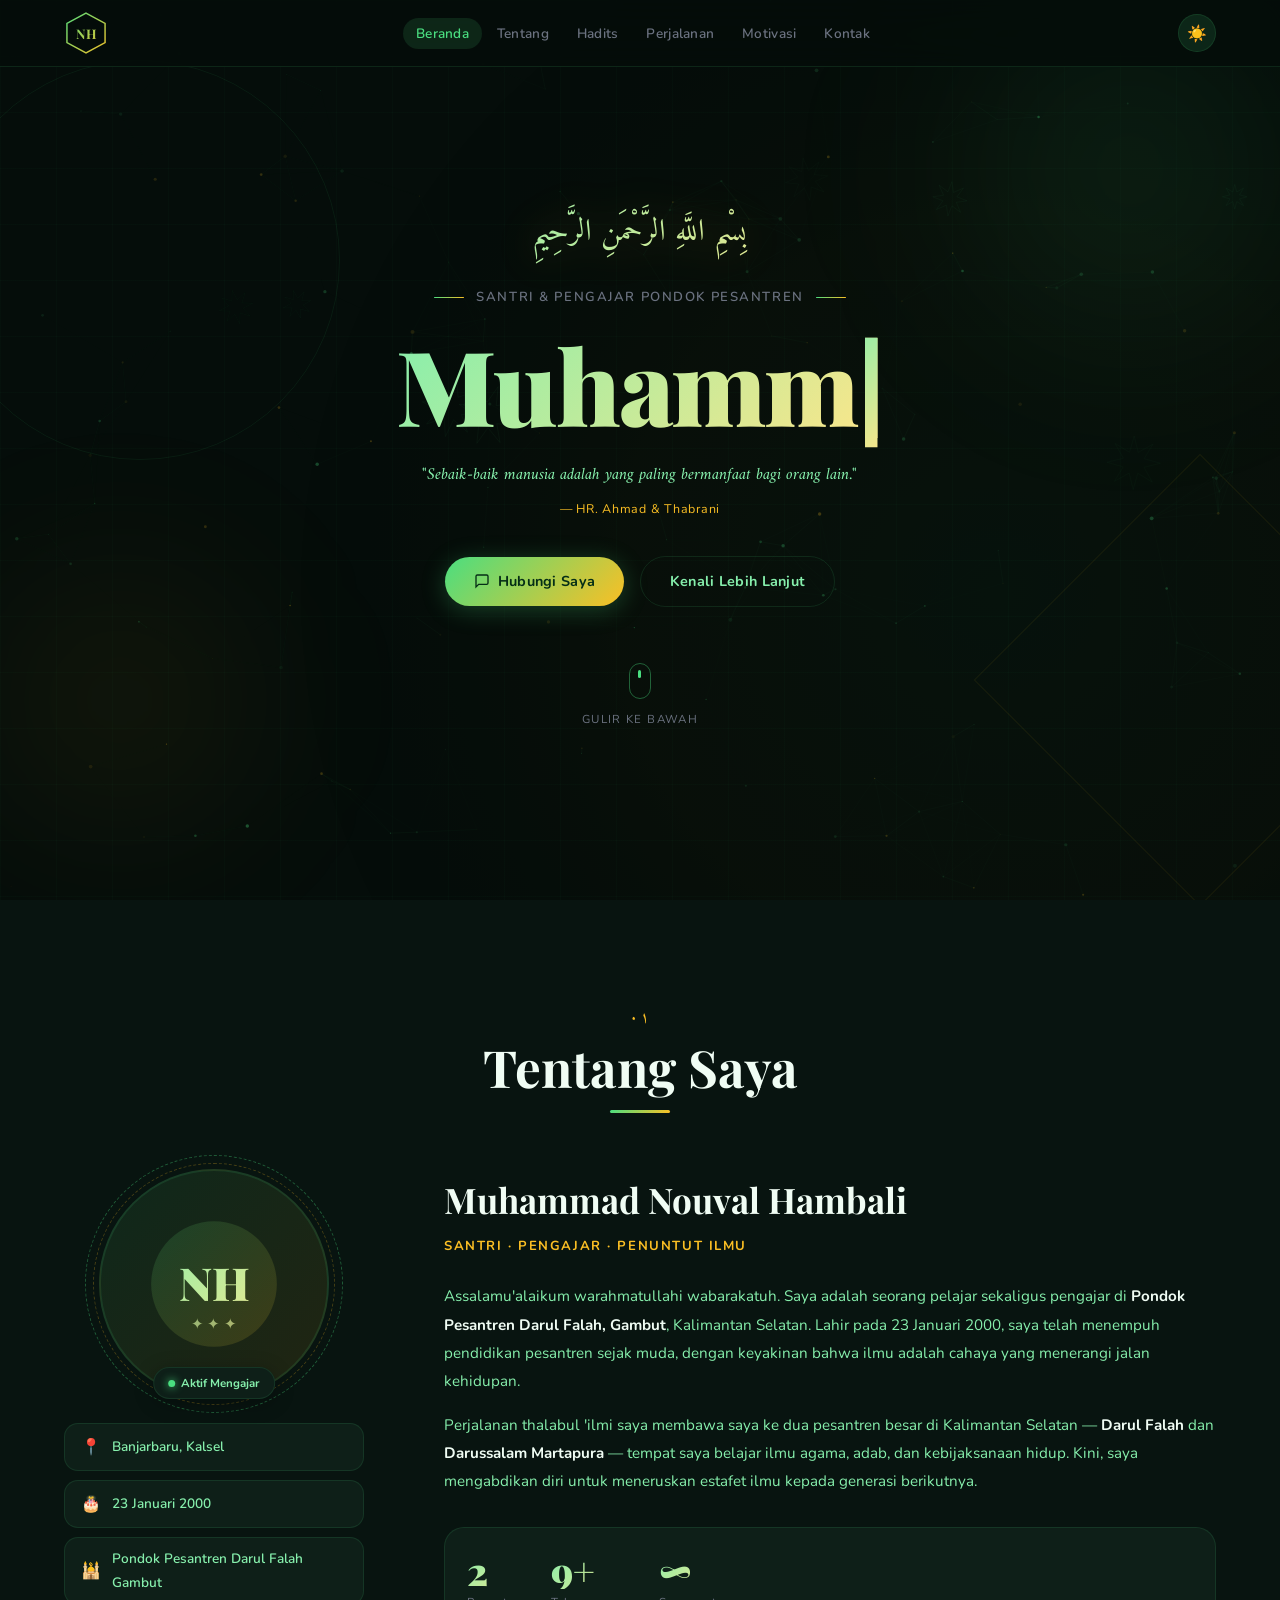
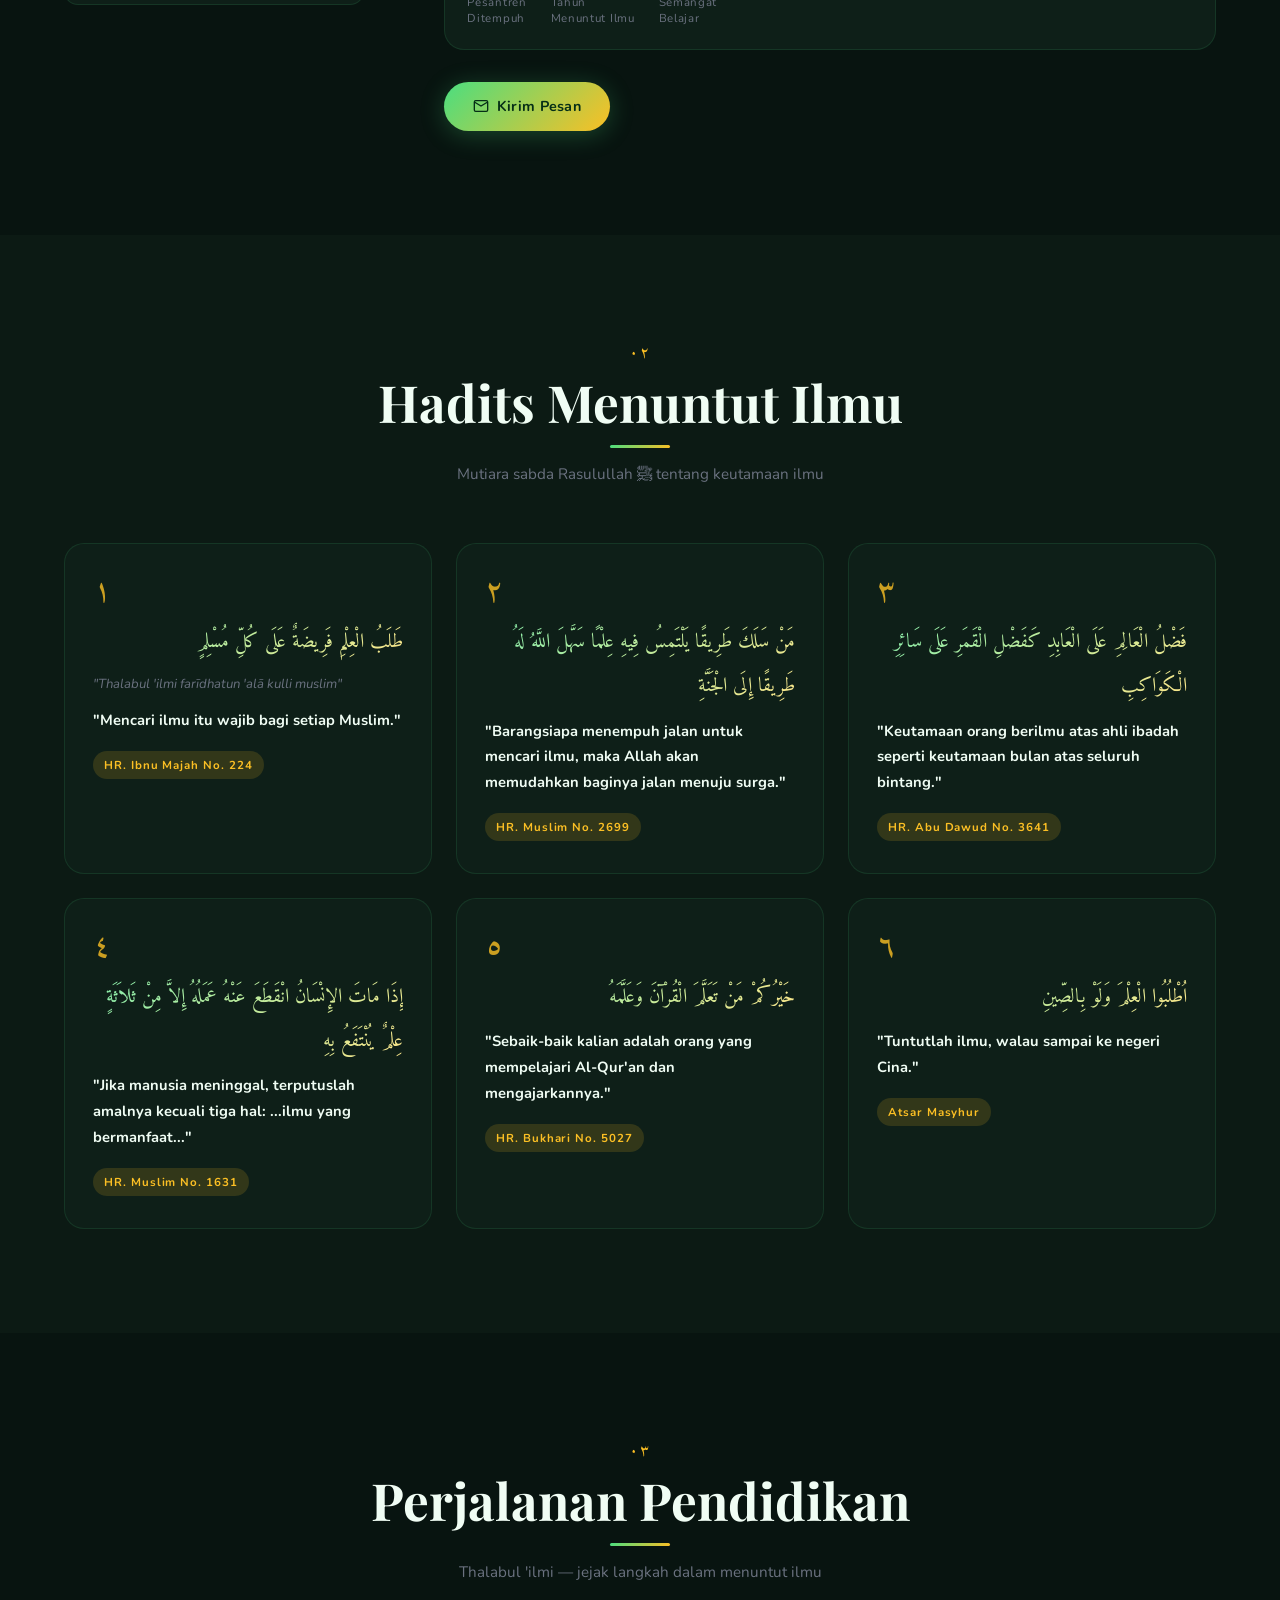
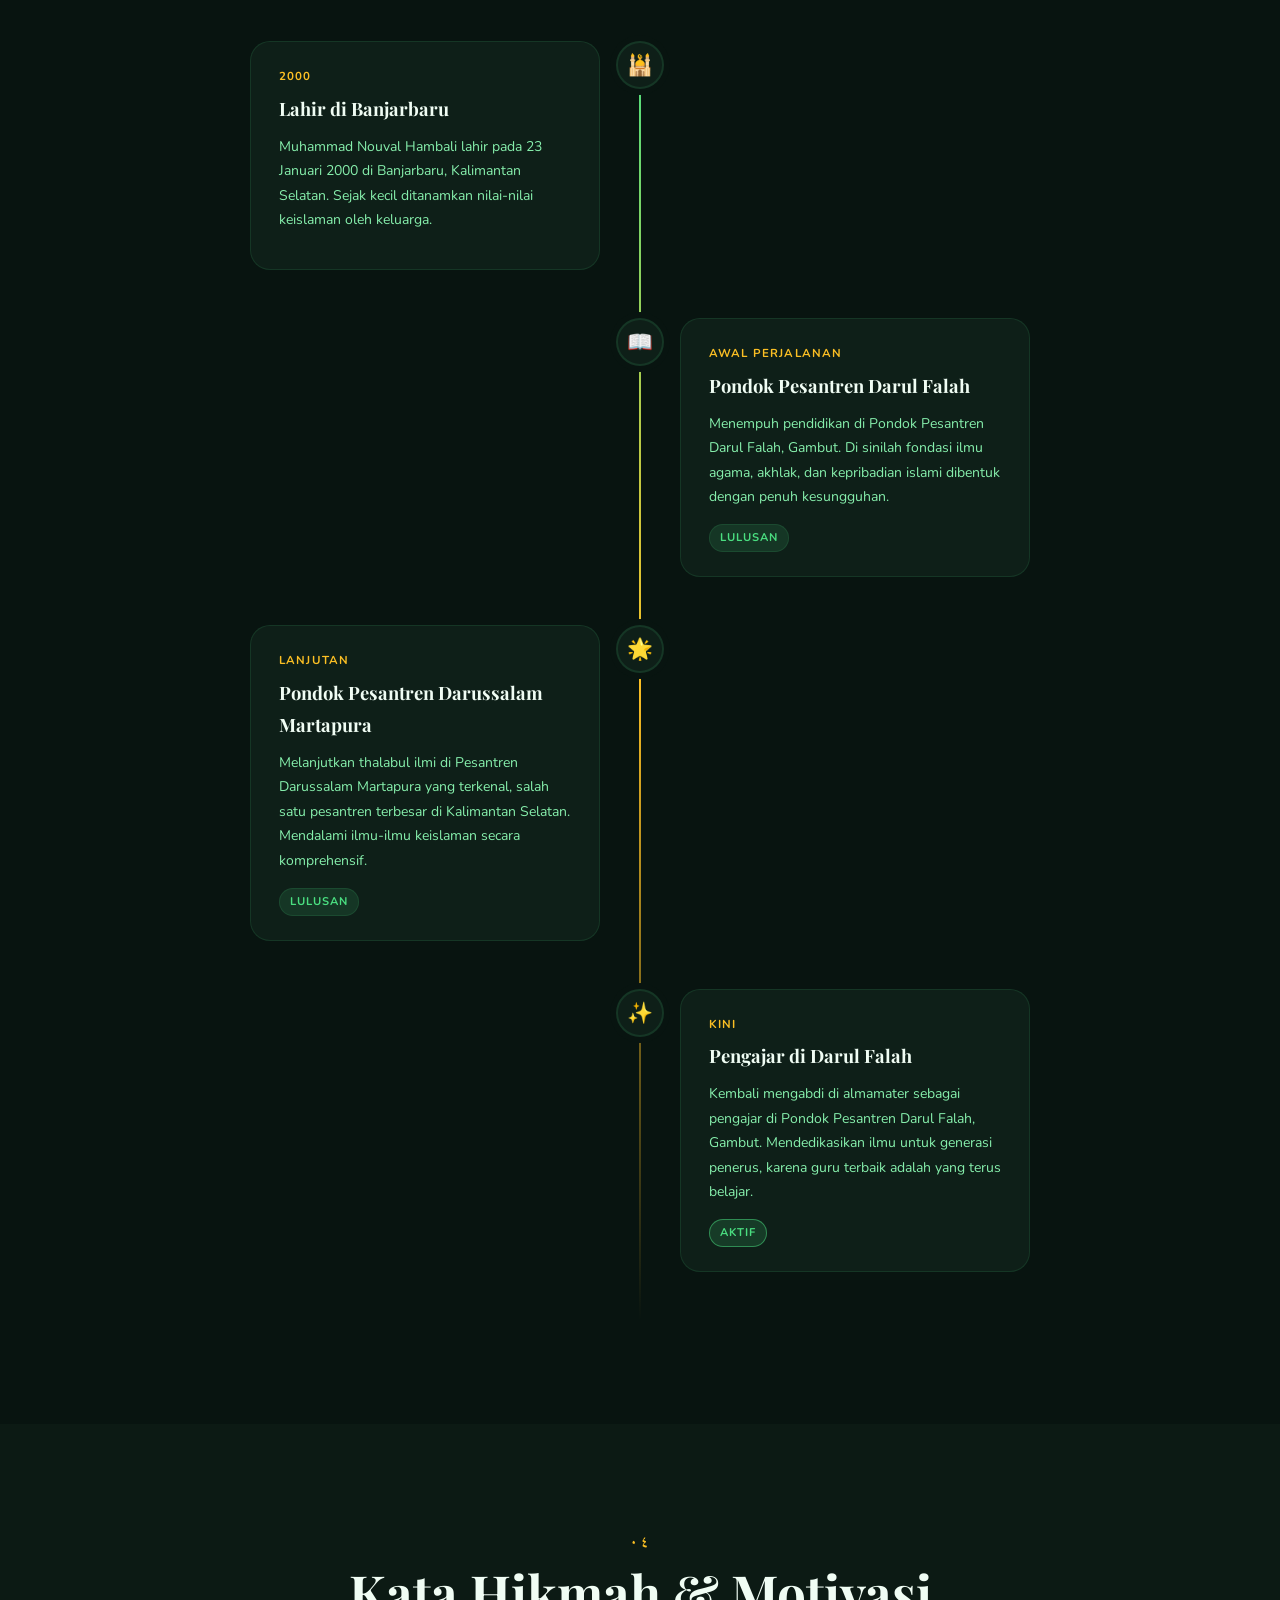
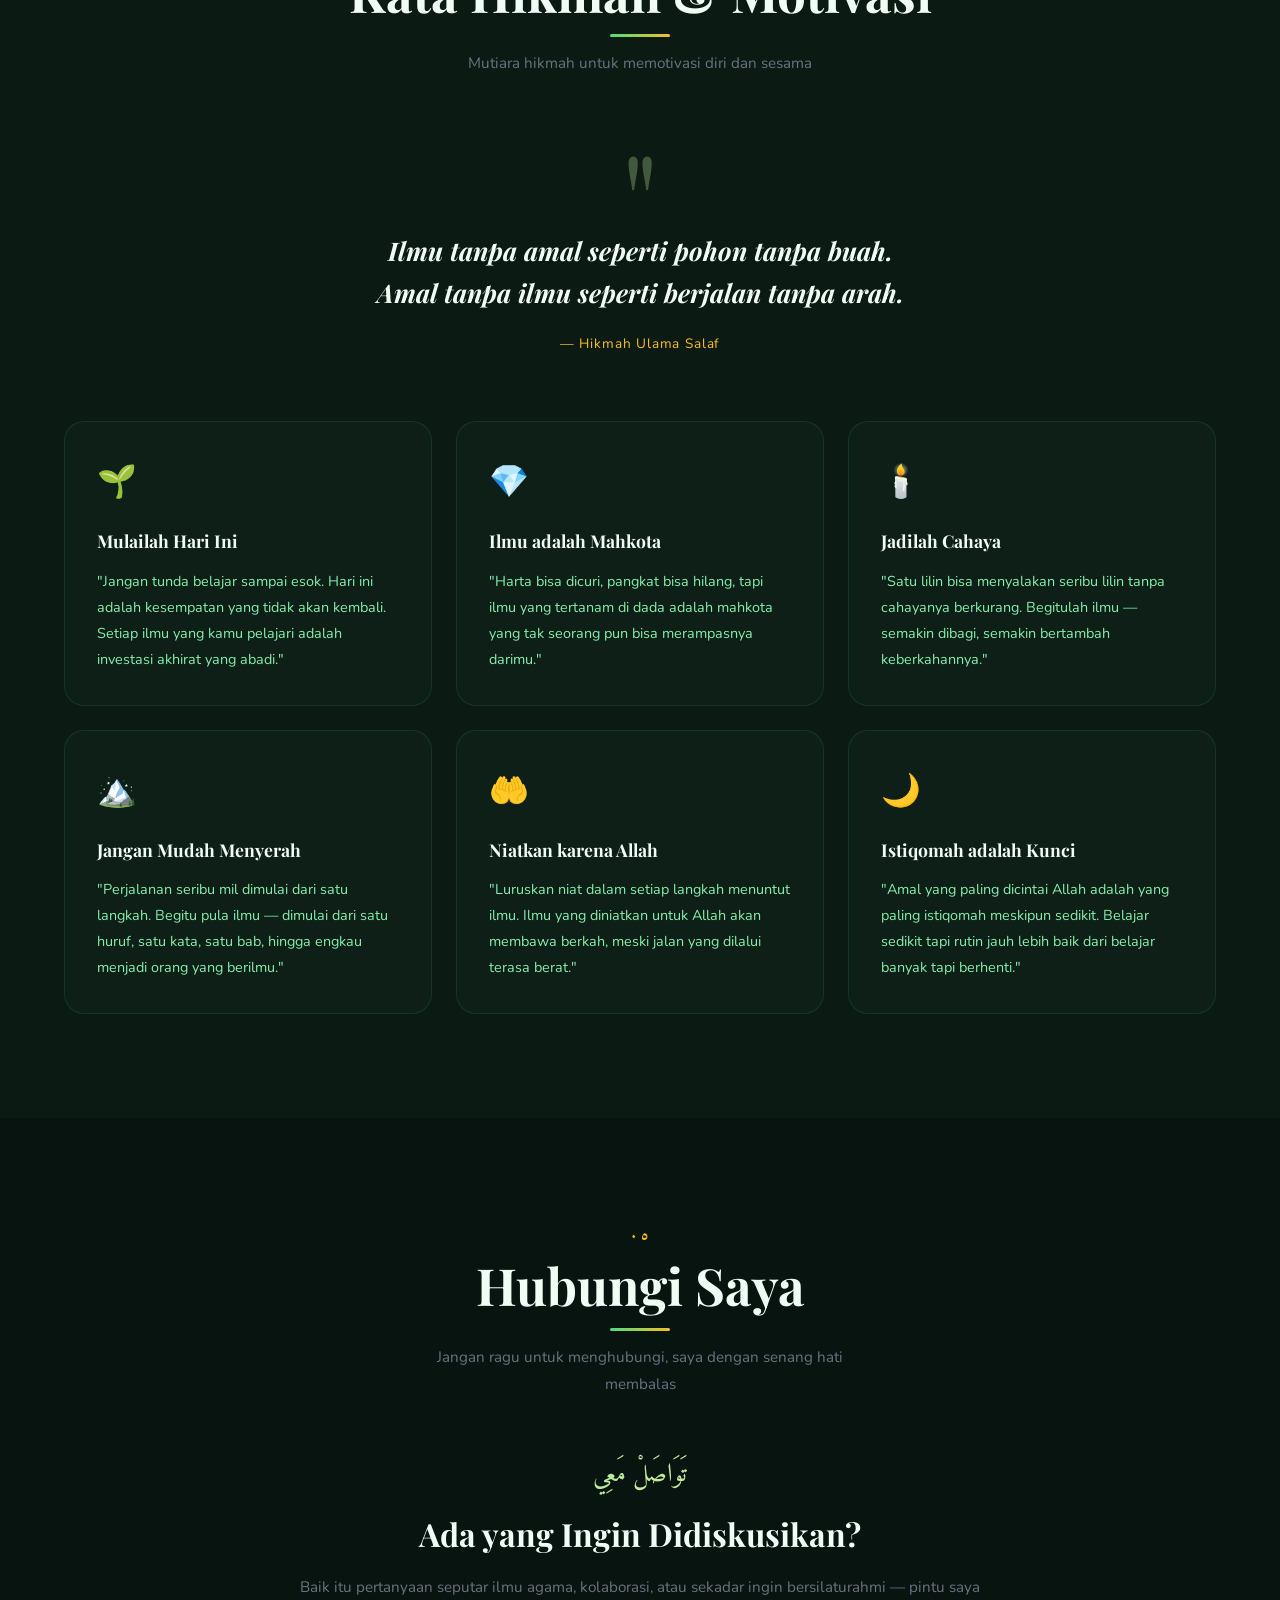
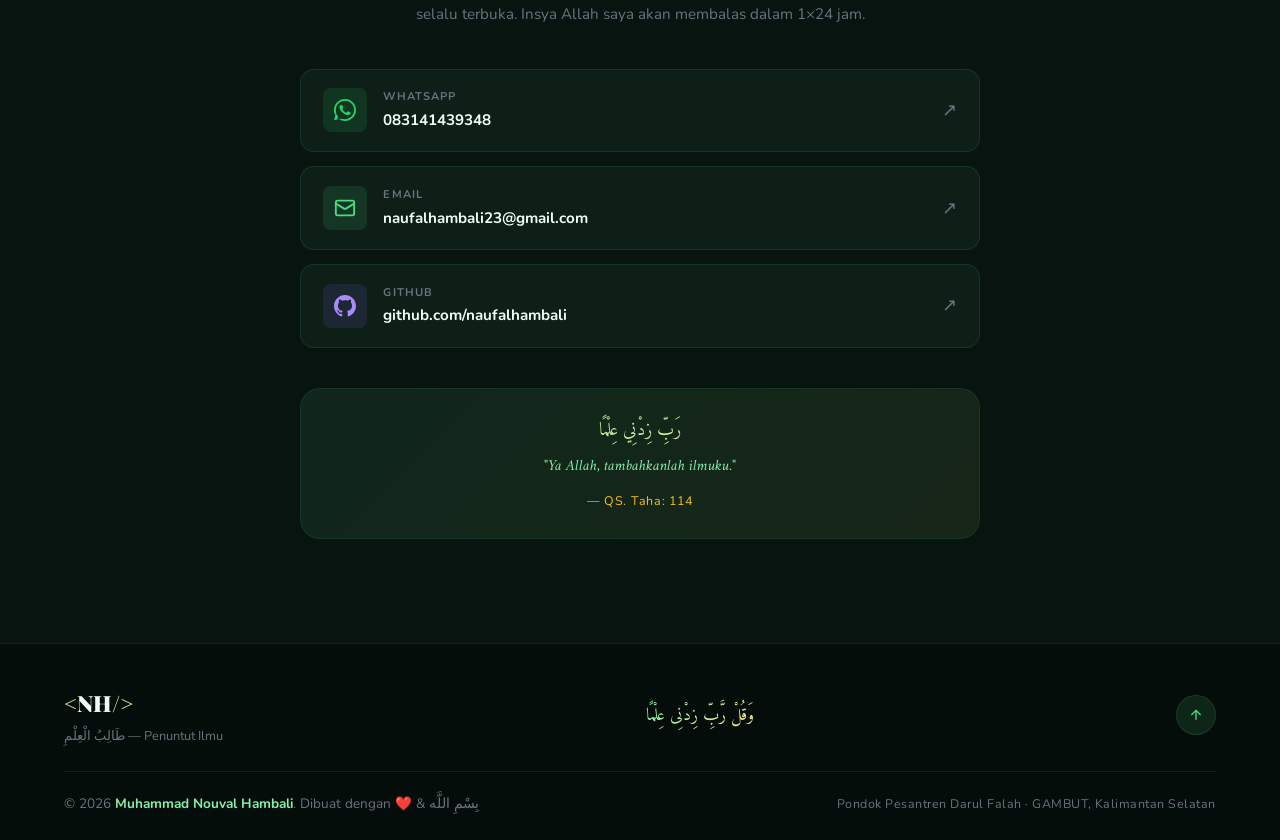
<file: index.html>
<!DOCTYPE html>
<html lang="id" data-theme="dark">
<head>
  <meta charset="UTF-8" />
  <meta name="viewport" content="width=device-width, initial-scale=1.0" />
  <title>Muhammad Nouval Hambali — Santri & Pengajar</title>
  <meta name="description" content="Bio pribadi Muhammad Nouval Hambali, pelajar dan pengajar di Pondok Pesantren Darul Falah Gambut." />

  <!-- Google Fonts: Playfair Display (elegan) + Nunito (body) + Amiri (Arab feel) -->
  <link rel="preconnect" href="https://fonts.googleapis.com" />
  <link rel="preconnect" href="https://fonts.gstatic.com" crossorigin />
  <link href="https://fonts.googleapis.com/css2?family=Playfair+Display:ital,wght@0,700;0,900;1,700&family=Nunito:wght@300;400;500;600;700&family=Amiri:ital,wght@0,400;0,700;1,400&display=swap" rel="stylesheet" />

  <link rel="stylesheet" href="style.css" />
</head>
<body>

  <!-- ══════════════════════════════════════════
       LOADING SCREEN
  ══════════════════════════════════════════ -->
  <div id="loader">
    <div class="loader-inner">
      <div class="loader-arabic"> بِسْمِ اللَّهِ الرَّحْمَنِ الرَّحِيْمِ </div>
      <div class="loader-bar-wrap"><div class="loader-bar"></div></div>
      <p class="loader-sub">Memuat halaman...</p>
    </div>
  </div>

  <!-- ══════════════════════════════════════════
       CANVAS BACKGROUND
  ══════════════════════════════════════════ -->
  <canvas id="bg-canvas"></canvas>

  <!-- ══════════════════════════════════════════
       NAVBAR
  ══════════════════════════════════════════ -->
  <nav id="navbar">
    <div class="nav-container">
      <!-- Logo -->
      <a href="#home" class="nav-logo" aria-label="NH Logo">
        <span class="logo-hex">
          <svg viewBox="0 0 60 60" fill="none" xmlns="http://www.w3.org/2000/svg">
            <polygon points="30,3 56,17 56,43 30,57 4,43 4,17" fill="none" stroke="url(#lgNav)" stroke-width="2"/>
            <text x="50%" y="55%" dominant-baseline="middle" text-anchor="middle" font-family="Playfair Display" font-size="18" font-weight="700" fill="url(#lgNav)">NH</text>
            <defs>
              <linearGradient id="lgNav" x1="0" y1="0" x2="60" y2="60" gradientUnits="userSpaceOnUse">
                <stop stop-color="#4ade80"/>
                <stop offset="1" stop-color="#fbbf24"/>
              </linearGradient>
            </defs>
          </svg>
        </span>
      </a>

      <!-- Desktop Menu -->
      <ul class="nav-links" id="nav-links">
        <li><a href="#home"      class="nav-link active">Beranda</a></li>
        <li><a href="#about"     class="nav-link">Tentang</a></li>
        <li><a href="#hadith"    class="nav-link">Hadits</a></li>
        <li><a href="#journey"   class="nav-link">Perjalanan</a></li>
        <li><a href="#motivasi"  class="nav-link">Motivasi</a></li>
        <li><a href="#contact"   class="nav-link">Kontak</a></li>
      </ul>

      <div class="nav-controls">
        <button id="theme-toggle" class="theme-toggle" aria-label="Toggle tema">
          <span class="t-icon sun">☀️</span>
          <span class="t-icon moon">🌙</span>
        </button>
        <button class="hamburger" id="hamburger" aria-label="Buka menu">
          <span></span><span></span><span></span>
        </button>
      </div>
    </div>
  </nav>


  <!-- ══════════════════════════════════════════
       HERO SECTION
  ══════════════════════════════════════════ -->
  <section id="home" class="hero">
    <!-- Ornamen geometri latar -->
    <div class="hero-ornament ornament-tl"></div>
    <div class="hero-ornament ornament-br"></div>
    <div class="geo-ring geo-ring-1"></div>
    <div class="geo-ring geo-ring-2"></div>

    <div class="hero-content">
      <!-- Ayat pembuka -->
      <div class="hero-bismillah reveal-fade" data-delay="0">
        <span class="arabic-text">بِسْمِ اللَّهِ الرَّحْمَنِ الرَّحِيمِ</span>
      </div>

      <!-- Label -->
      <p class="hero-eyebrow reveal-fade" data-delay="1">
        <span class="eyebrow-line"></span>
        Santri &amp; Pengajar Pondok Pesantren
        <span class="eyebrow-line"></span>
      </p>

      <!-- Nama besar -->
      <h1 class="hero-name reveal-fade" data-delay="2">
        <span id="typed-name"></span><span class="cursor-blink">|</span>
      </h1>

      <!-- Deskripsi singkat -->
      <p class="hero-quote reveal-fade" data-delay="3">
        <em>"Sebaik-baik manusia adalah yang paling bermanfaat bagi orang lain."</em>
        <br/><small>— HR. Ahmad &amp; Thabrani</small>
      </p>

      <!-- CTA -->
      <div class="hero-cta reveal-fade" data-delay="4">
        <a href="#contact" class="btn btn-primary">
          <svg viewBox="0 0 24 24" fill="none" stroke="currentColor" stroke-width="2"><path d="M21 15a2 2 0 0 1-2 2H7l-4 4V5a2 2 0 0 1 2-2h14a2 2 0 0 1 2 2z"/></svg>
          Hubungi Saya
        </a>
        <a href="#about" class="btn btn-ghost">Kenali Lebih Lanjut</a>
      </div>

      <!-- Scroll hint -->
      <div class="hero-scroll reveal-fade" data-delay="5">
        <div class="scroll-mouse">
          <div class="scroll-wheel"></div>
        </div>
        <span>Gulir ke bawah</span>
      </div>
    </div>
  </section>


  <!-- ══════════════════════════════════════════
       TENTANG SAYA
  ══════════════════════════════════════════ -->
  <section id="about" class="about section-padding">
    <div class="container">
      <div class="section-header reveal-up">
        <span class="section-num">٠١</span>
        <h2 class="section-title">Tentang Saya</h2>
        <div class="section-divider"></div>
      </div>

      <div class="about-grid">
        <!-- Foto / Avatar -->
        <div class="about-photo-col reveal-left">
          <div class="avatar-frame">
            <div class="avatar-rings">
              <div class="aring aring-1"></div>
              <div class="aring aring-2"></div>
            </div>
            <div class="avatar-inner">
              <!-- Monogram NH -->
              <div class="avatar-monogram">
                <svg viewBox="0 0 120 120" fill="none">
                  <circle cx="60" cy="60" r="58" fill="url(#avBg)" opacity="0.15"/>
                  <text x="50%" y="54%" dominant-baseline="middle" text-anchor="middle"
                        font-family="Playfair Display" font-size="42" font-weight="900"
                        fill="url(#avGrad)">NH</text>
                  <!-- Bintang dekoratif -->
                  <text x="50%" y="82%" dominant-baseline="middle" text-anchor="middle"
                        font-family="serif" font-size="14" fill="url(#avGrad)" opacity="0.7">✦ ✦ ✦</text>
                  <defs>
                    <linearGradient id="avBg" x1="0" y1="0" x2="120" y2="120" gradientUnits="userSpaceOnUse">
                      <stop stop-color="#4ade80"/><stop offset="1" stop-color="#fbbf24"/>
                    </linearGradient>
                    <linearGradient id="avGrad" x1="0" y1="0" x2="120" y2="120" gradientUnits="userSpaceOnUse">
                      <stop stop-color="#86efac"/><stop offset="1" stop-color="#fde68a"/>
                    </linearGradient>
                  </defs>
                </svg>
              </div>
            </div>
            <!-- Badge status -->
            <div class="avatar-badge">
              <span class="badge-dot"></span>
              Aktif Mengajar
            </div>
          </div>

          <!-- Info cards kecil -->
          <div class="info-pills">
            <div class="info-pill">
              <span class="pill-icon">📍</span>
              <span>Banjarbaru, Kalsel</span>
            </div>
            <div class="info-pill">
              <span class="pill-icon">🎂</span>
              <span>23 Januari 2000</span>
            </div>
            <div class="info-pill">
              <span class="pill-icon">🕌</span>
              <span>Pondok Pesantren Darul Falah Gambut</span>
            </div>
          </div>
        </div>

        <!-- Teks bio -->
        <div class="about-text reveal-right">
          <h3 class="about-fullname">Muhammad Nouval Hambali</h3>
          <p class="about-role">Santri · Pengajar · Penuntut Ilmu</p>

          <p class="about-bio">
            Assalamu'alaikum warahmatullahi wabarakatuh. Saya adalah seorang pelajar sekaligus
            pengajar di <strong>Pondok Pesantren Darul Falah, Gambut</strong>, Kalimantan Selatan.
            Lahir pada 23 Januari 2000, saya telah menempuh pendidikan pesantren sejak muda,
            dengan keyakinan bahwa ilmu adalah cahaya yang menerangi jalan kehidupan.
          </p>
          <p class="about-bio">
            Perjalanan thalabul 'ilmi saya membawa saya ke dua pesantren besar di Kalimantan Selatan —
            <strong>Darul Falah</strong> dan <strong>Darussalam Martapura</strong> — tempat saya belajar
            ilmu agama, adab, dan kebijaksanaan hidup. Kini, saya mengabdikan diri untuk
            meneruskan estafet ilmu kepada generasi berikutnya.
          </p>

          <!-- Pencapaian -->
          <div class="about-stats">
            <div class="stat-box">
              <span class="stat-num">2</span>
              <span class="stat-desc">Pesantren<br/>Ditempuh</span>
            </div>
            <div class="stat-box">
              <span class="stat-num">9+</span>
              <span class="stat-desc">Tahun<br/>Menuntut Ilmu</span>
            </div>
            <div class="stat-box">
              <span class="stat-num">∞</span>
              <span class="stat-desc">Semangat<br/>Belajar</span>
            </div>
          </div>

          <a href="#contact" class="btn btn-primary">
            <svg viewBox="0 0 24 24" fill="none" stroke="currentColor" stroke-width="2" width="16" height="16"><path d="M4 4h16c1.1 0 2 .9 2 2v12c0 1.1-.9 2-2 2H4c-1.1 0-2-.9-2-2V6c0-1.1.9-2 2-2z"/><polyline points="22,6 12,12 2,6"/></svg>
            Kirim Pesan
          </a>
        </div>
      </div>
    </div>
  </section>


  <!-- ══════════════════════════════════════════
       HADITS MENUNTUT ILMU
  ══════════════════════════════════════════ -->
  <section id="hadith" class="hadith section-padding">
    <div class="container">
      <div class="section-header reveal-up">
        <span class="section-num">٠٢</span>
        <h2 class="section-title">Hadits Menuntut Ilmu</h2>
        <div class="section-divider"></div>
        <p class="section-sub">Mutiara sabda Rasulullah ﷺ tentang keutamaan ilmu</p>
      </div>

      <div class="hadith-grid">

        <!-- Hadits 1 -->
        <div class="hadith-card reveal-up" data-delay="0">
          <div class="hadith-number">١</div>
          <div class="hadith-arabic">طَلَبُ الْعِلْمِ فَرِيضَةٌ عَلَى كُلِّ مُسْلِمٍ</div>
          <div class="hadith-latin">"Thalabul 'ilmi farīdhatun 'alā kulli muslim"</div>
          <p class="hadith-terjemah">
            <strong>"Mencari ilmu itu wajib bagi setiap Muslim."</strong>
          </p>
          <div class="hadith-source">HR. Ibnu Majah No. 224</div>
        </div>

        <!-- Hadits 2 -->
        <div class="hadith-card reveal-up" data-delay="1">
          <div class="hadith-number">٢</div>
          <div class="hadith-arabic">مَنْ سَلَكَ طَرِيقًا يَلْتَمِسُ فِيهِ عِلْمًا سَهَّلَ اللَّهُ لَهُ طَرِيقًا إِلَى الْجَنَّةِ</div>
          <p class="hadith-terjemah">
            <strong>"Barangsiapa menempuh jalan untuk mencari ilmu, maka Allah akan memudahkan baginya jalan menuju surga."</strong>
          </p>
          <div class="hadith-source">HR. Muslim No. 2699</div>
        </div>

        <!-- Hadits 3 -->
        <div class="hadith-card reveal-up" data-delay="2">
          <div class="hadith-number">٣</div>
          <div class="hadith-arabic">فَضْلُ الْعَالِمِ عَلَى الْعَابِدِ كَفَضْلِ الْقَمَرِ عَلَى سَائِرِ الْكَوَاكِبِ</div>
          <p class="hadith-terjemah">
            <strong>"Keutamaan orang berilmu atas ahli ibadah seperti keutamaan bulan atas seluruh bintang."</strong>
          </p>
          <div class="hadith-source">HR. Abu Dawud No. 3641</div>
        </div>

        <!-- Hadits 4 -->
        <div class="hadith-card reveal-up" data-delay="3">
          <div class="hadith-number">٤</div>
          <div class="hadith-arabic">إِذَا مَاتَ الإِنْسَانُ انْقَطَعَ عَنْهُ عَمَلُهُ إِلاَّ مِنْ ثَلاَثَةٍ عِلْمٌ يُنْتَفَعُ بِهِ</div>
          <p class="hadith-terjemah">
            <strong>"Jika manusia meninggal, terputuslah amalnya kecuali tiga hal: ...ilmu yang bermanfaat..."</strong>
          </p>
          <div class="hadith-source">HR. Muslim No. 1631</div>
        </div>

        <!-- Hadits 5 -->
        <div class="hadith-card reveal-up" data-delay="4">
          <div class="hadith-number">٥</div>
          <div class="hadith-arabic">خَيْرُكُمْ مَنْ تَعَلَّمَ الْقُرْآنَ وَعَلَّمَهُ</div>
          <p class="hadith-terjemah">
            <strong>"Sebaik-baik kalian adalah orang yang mempelajari Al-Qur'an dan mengajarkannya."</strong>
          </p>
          <div class="hadith-source">HR. Bukhari No. 5027</div>
        </div>

        <!-- Hadits 6 -->
        <div class="hadith-card reveal-up" data-delay="5">
          <div class="hadith-number">٦</div>
          <div class="hadith-arabic">اُطْلُبُوا الْعِلْمَ وَلَوْ بِالصِّينِ</div>
          <p class="hadith-terjemah">
            <strong>"Tuntutlah ilmu, walau sampai ke negeri Cina."</strong>
          </p>
          <div class="hadith-source">Atsar Masyhur</div>
        </div>

      </div>
    </div>
  </section>


  <!-- ══════════════════════════════════════════
       PERJALANAN PENDIDIKAN (Timeline)
  ══════════════════════════════════════════ -->
  <section id="journey" class="journey section-padding">
    <div class="container">
      <div class="section-header reveal-up">
        <span class="section-num">٠٣</span>
        <h2 class="section-title">Perjalanan Pendidikan</h2>
        <div class="section-divider"></div>
        <p class="section-sub">Thalabul 'ilmi — jejak langkah dalam menuntut ilmu</p>
      </div>

      <div class="timeline">

        <div class="timeline-item reveal-left" data-delay="0">
          <div class="timeline-dot">
            <span>🕌</span>
          </div>
          <div class="timeline-card">
            <div class="tl-year">2000</div>
            <h3 class="tl-title">Lahir di Banjarbaru</h3>
            <p class="tl-desc">Muhammad Nouval Hambali lahir pada 23 Januari 2000 di Banjarbaru, Kalimantan Selatan. Sejak kecil ditanamkan nilai-nilai keislaman oleh keluarga.</p>
          </div>
        </div>

        <div class="timeline-item reveal-right" data-delay="1">
          <div class="timeline-dot">
            <span>📖</span>
          </div>
          <div class="timeline-card">
            <div class="tl-year">Awal Perjalanan</div>
            <h3 class="tl-title">Pondok Pesantren Darul Falah</h3>
            <p class="tl-desc">Menempuh pendidikan di Pondok Pesantren Darul Falah, Gambut. Di sinilah fondasi ilmu agama, akhlak, dan kepribadian islami dibentuk dengan penuh kesungguhan.</p>
            <span class="tl-badge">Lulusan</span>
          </div>
        </div>

        <div class="timeline-item reveal-left" data-delay="2">
          <div class="timeline-dot">
            <span>🌟</span>
          </div>
          <div class="timeline-card">
            <div class="tl-year">Lanjutan</div>
            <h3 class="tl-title">Pondok Pesantren Darussalam Martapura</h3>
            <p class="tl-desc">Melanjutkan thalabul ilmi di Pesantren Darussalam Martapura yang terkenal, salah satu pesantren terbesar di Kalimantan Selatan. Mendalami ilmu-ilmu keislaman secara komprehensif.</p>
            <span class="tl-badge">Lulusan</span>
          </div>
        </div>

        <div class="timeline-item reveal-right" data-delay="3">
          <div class="timeline-dot">
            <span>✨</span>
          </div>
          <div class="timeline-card">
            <div class="tl-year">Kini</div>
            <h3 class="tl-title">Pengajar di Darul Falah</h3>
            <p class="tl-desc">Kembali mengabdi di almamater sebagai pengajar di Pondok Pesantren Darul Falah, Gambut. Mendedikasikan ilmu untuk generasi penerus, karena guru terbaik adalah yang terus belajar.</p>
            <span class="tl-badge active">Aktif</span>
          </div>
        </div>

      </div>
    </div>
  </section>


  <!-- ══════════════════════════════════════════
       MOTIVASI & KATA HIKMAH
  ══════════════════════════════════════════ -->
  <section id="motivasi" class="motivasi section-padding">
    <div class="container">
      <div class="section-header reveal-up">
        <span class="section-num">٠٤</span>
        <h2 class="section-title">Kata Hikmah &amp; Motivasi</h2>
        <div class="section-divider"></div>
        <p class="section-sub">Mutiara hikmah untuk memotivasi diri dan sesama</p>
      </div>

      <!-- Featured quote besar -->
      <div class="big-quote reveal-up">
        <div class="big-quote-mark">"</div>
        <blockquote>
          Ilmu tanpa amal seperti pohon tanpa buah.<br/>
          Amal tanpa ilmu seperti berjalan tanpa arah.
        </blockquote>
        <cite>— Hikmah Ulama Salaf</cite>
      </div>

      <!-- Grid quote cards -->
      <div class="motivasi-grid">

        <div class="motivasi-card reveal-up" data-delay="0">
          <div class="mc-icon">🌱</div>
          <h4 class="mc-title">Mulailah Hari Ini</h4>
          <p class="mc-text">"Jangan tunda belajar sampai esok. Hari ini adalah kesempatan yang tidak akan kembali. Setiap ilmu yang kamu pelajari adalah investasi akhirat yang abadi."</p>
        </div>

        <div class="motivasi-card reveal-up" data-delay="1">
          <div class="mc-icon">💎</div>
          <h4 class="mc-title">Ilmu adalah Mahkota</h4>
          <p class="mc-text">"Harta bisa dicuri, pangkat bisa hilang, tapi ilmu yang tertanam di dada adalah mahkota yang tak seorang pun bisa merampasnya darimu."</p>
        </div>

        <div class="motivasi-card reveal-up" data-delay="2">
          <div class="mc-icon">🕯️</div>
          <h4 class="mc-title">Jadilah Cahaya</h4>
          <p class="mc-text">"Satu lilin bisa menyalakan seribu lilin tanpa cahayanya berkurang. Begitulah ilmu — semakin dibagi, semakin bertambah keberkahannya."</p>
        </div>

        <div class="motivasi-card reveal-up" data-delay="3">
          <div class="mc-icon">🏔️</div>
          <h4 class="mc-title">Jangan Mudah Menyerah</h4>
          <p class="mc-text">"Perjalanan seribu mil dimulai dari satu langkah. Begitu pula ilmu — dimulai dari satu huruf, satu kata, satu bab, hingga engkau menjadi orang yang berilmu."</p>
        </div>

        <div class="motivasi-card reveal-up" data-delay="4">
          <div class="mc-icon">🤲</div>
          <h4 class="mc-title">Niatkan karena Allah</h4>
          <p class="mc-text">"Luruskan niat dalam setiap langkah menuntut ilmu. Ilmu yang diniatkan untuk Allah akan membawa berkah, meski jalan yang dilalui terasa berat."</p>
        </div>

        <div class="motivasi-card reveal-up" data-delay="5">
          <div class="mc-icon">🌙</div>
          <h4 class="mc-title">Istiqomah adalah Kunci</h4>
          <p class="mc-text">"Amal yang paling dicintai Allah adalah yang paling istiqomah meskipun sedikit. Belajar sedikit tapi rutin jauh lebih baik dari belajar banyak tapi berhenti."</p>
        </div>

      </div>
    </div>
  </section>


  <!-- ══════════════════════════════════════════
       KONTAK
  ══════════════════════════════════════════ -->
  <section id="contact" class="contact section-padding">
    <div class="container">
      <div class="section-header reveal-up">
        <span class="section-num">٠٥</span>
        <h2 class="section-title">Hubungi Saya</h2>
        <div class="section-divider"></div>
        <p class="section-sub">Jangan ragu untuk menghubungi, saya dengan senang hati membalas</p>
      </div>

      <div class="contact-wrap">
        <!-- Pesan pembuka -->
        <div class="contact-intro reveal-up">
          <div class="contact-arabic">تَوَاصَلْ مَعِي</div>
          <h3 class="contact-heading">Ada yang Ingin Didiskusikan?</h3>
          <p class="contact-sub-text">
            Baik itu pertanyaan seputar ilmu agama, kolaborasi, atau sekadar
            ingin bersilaturahmi — pintu saya selalu terbuka.
            Insya Allah saya akan membalas dalam 1×24 jam.
          </p>
        </div>

        <!-- Kontak cards -->
        <div class="contact-cards reveal-up" data-delay="1">

          <a href="https://wa.me/6283141439348" target="_blank" rel="noopener" class="ccard ccard-wa">
            <div class="ccard-icon">
              <svg viewBox="0 0 24 24" fill="currentColor">
                <path d="M17.472 14.382c-.297-.149-1.758-.867-2.03-.967-.273-.099-.471-.148-.67.15-.197.297-.767.966-.94 1.164-.173.199-.347.223-.644.075-.297-.15-1.255-.463-2.39-1.475-.883-.788-1.48-1.761-1.653-2.059-.173-.297-.018-.458.13-.606.134-.133.298-.347.446-.52.149-.174.198-.298.298-.497.099-.198.05-.371-.025-.52-.075-.149-.669-1.612-.916-2.207-.242-.579-.487-.5-.669-.51-.173-.008-.371-.01-.57-.01-.198 0-.52.074-.792.372-.272.297-1.04 1.016-1.04 2.479 0 1.462 1.065 2.875 1.213 3.074.149.198 2.096 3.2 5.077 4.487.709.306 1.262.489 1.694.625.712.227 1.36.195 1.871.118.571-.085 1.758-.719 2.006-1.413.248-.694.248-1.289.173-1.413-.074-.124-.272-.198-.57-.347z"/>
                <path d="M12 0C5.373 0 0 5.373 0 12c0 2.116.554 4.1 1.523 5.822L.057 23.25l5.565-1.457A11.95 11.95 0 0 0 12 24c6.627 0 12-5.373 12-12S18.627 0 12 0zm0 22c-1.822 0-3.531-.494-5-.354l-3.5.917.93-3.396A9.96 9.96 0 0 1 2 12C2 6.477 6.477 2 12 2s10 4.477 10 10-4.477 10-10 10z"/>
              </svg>
            </div>
            <div class="ccard-info">
              <span class="ccard-label">WhatsApp</span>
              <span class="ccard-val">083141439348</span>
            </div>
            <div class="ccard-arrow">↗</div>
          </a>

          <a href="mailto:naufalhambali23@gmail.com" class="ccard ccard-email">
            <div class="ccard-icon">
              <svg viewBox="0 0 24 24" fill="none" stroke="currentColor" stroke-width="2">
                <rect x="2" y="4" width="20" height="16" rx="2"/>
                <path d="m22 7-8.97 5.7a1.94 1.94 0 0 1-2.06 0L2 7"/>
              </svg>
            </div>
            <div class="ccard-info">
              <span class="ccard-label">Email</span>
              <span class="ccard-val">naufalhambali23@gmail.com</span>
            </div>
            <div class="ccard-arrow">↗</div>
          </a>

          <a href="https://github.com/naufalhambali" target="_blank" rel="noopener" class="ccard ccard-github">
            <div class="ccard-icon">
              <svg viewBox="0 0 24 24" fill="currentColor">
                <path d="M12 0C5.374 0 0 5.373 0 12c0 5.302 3.438 9.8 8.207 11.387.599.111.793-.261.793-.577v-2.234c-3.338.726-4.033-1.416-4.033-1.416-.546-1.387-1.333-1.756-1.333-1.756-1.089-.745.083-.729.083-.729 1.205.084 1.839 1.237 1.839 1.237 1.07 1.834 2.807 1.304 3.492.997.107-.775.418-1.305.762-1.604-2.665-.305-5.467-1.334-5.467-5.931 0-1.311.469-2.381 1.236-3.221-.124-.303-.535-1.524.117-3.176 0 0 1.008-.322 3.301 1.23A11.509 11.509 0 0 1 12 5.803c1.02.005 2.047.138 3.006.404 2.291-1.552 3.297-1.23 3.297-1.23.653 1.653.242 2.874.118 3.176.77.84 1.235 1.911 1.235 3.221 0 4.609-2.807 5.624-5.479 5.921.43.372.823 1.102.823 2.222v3.293c0 .319.192.694.801.576C20.566 21.797 24 17.3 24 12c0-6.627-5.373-12-12-12z"/>
              </svg>
            </div>
            <div class="ccard-info">
              <span class="ccard-label">GitHub</span>
              <span class="ccard-val">github.com/naufalhambali</span>
            </div>
            <div class="ccard-arrow">↗</div>
          </a>

        </div>

        <!-- Doa penutup -->
        <div class="contact-doa reveal-up" data-delay="2">
          <span class="arabic-text small">رَبِّ زِدْنِي عِلْمًا</span>
          <p>"Ya Allah, tambahkanlah ilmuku."</p>
          <small>— QS. Taha: 114</small>
        </div>
      </div>
    </div>
  </section>


  <!-- ══════════════════════════════════════════
       FOOTER
  ══════════════════════════════════════════ -->
  <footer class="footer">
    <div class="container">
      <div class="footer-top">
        <!-- Logo & tagline -->
        <div class="footer-brand">
          <span class="footer-logo">
            <span class="logo-bracket-g">&lt;</span>NH<span class="logo-bracket-g">/&gt;</span>
          </span>
          <p class="footer-tagline">طَالِبُ الْعِلْمِ — Penuntut Ilmu</p>
        </div>
        <!-- Ayat -->
        <div class="footer-ayat">
          <span class="arabic-text small">وَقُلْ رَّبِّ زِدْنِى عِلْمًا</span>
        </div>
        <!-- Back to top -->
        <a href="#home" class="back-top" aria-label="Kembali ke atas">
          <svg viewBox="0 0 24 24" fill="none" stroke="currentColor" stroke-width="2">
            <path d="M12 19V5M5 12l7-7 7 7"/>
          </svg>
        </a>
      </div>

      <div class="footer-divider"></div>

      <div class="footer-bottom">
        <p class="footer-copy">
          © 2026 <strong>Muhammad Nouval Hambali</strong>. Dibuat dengan ❤️ &amp; بِسْمِ اللَّه
        </p>
        <p class="footer-credit">
          Pondok Pesantren Darul Falah · GAMBUT, Kalimantan Selatan
        </p>
      </div>
    </div>
  </footer>


  <script src="script.js"></script>
</body>
</html>
</file>
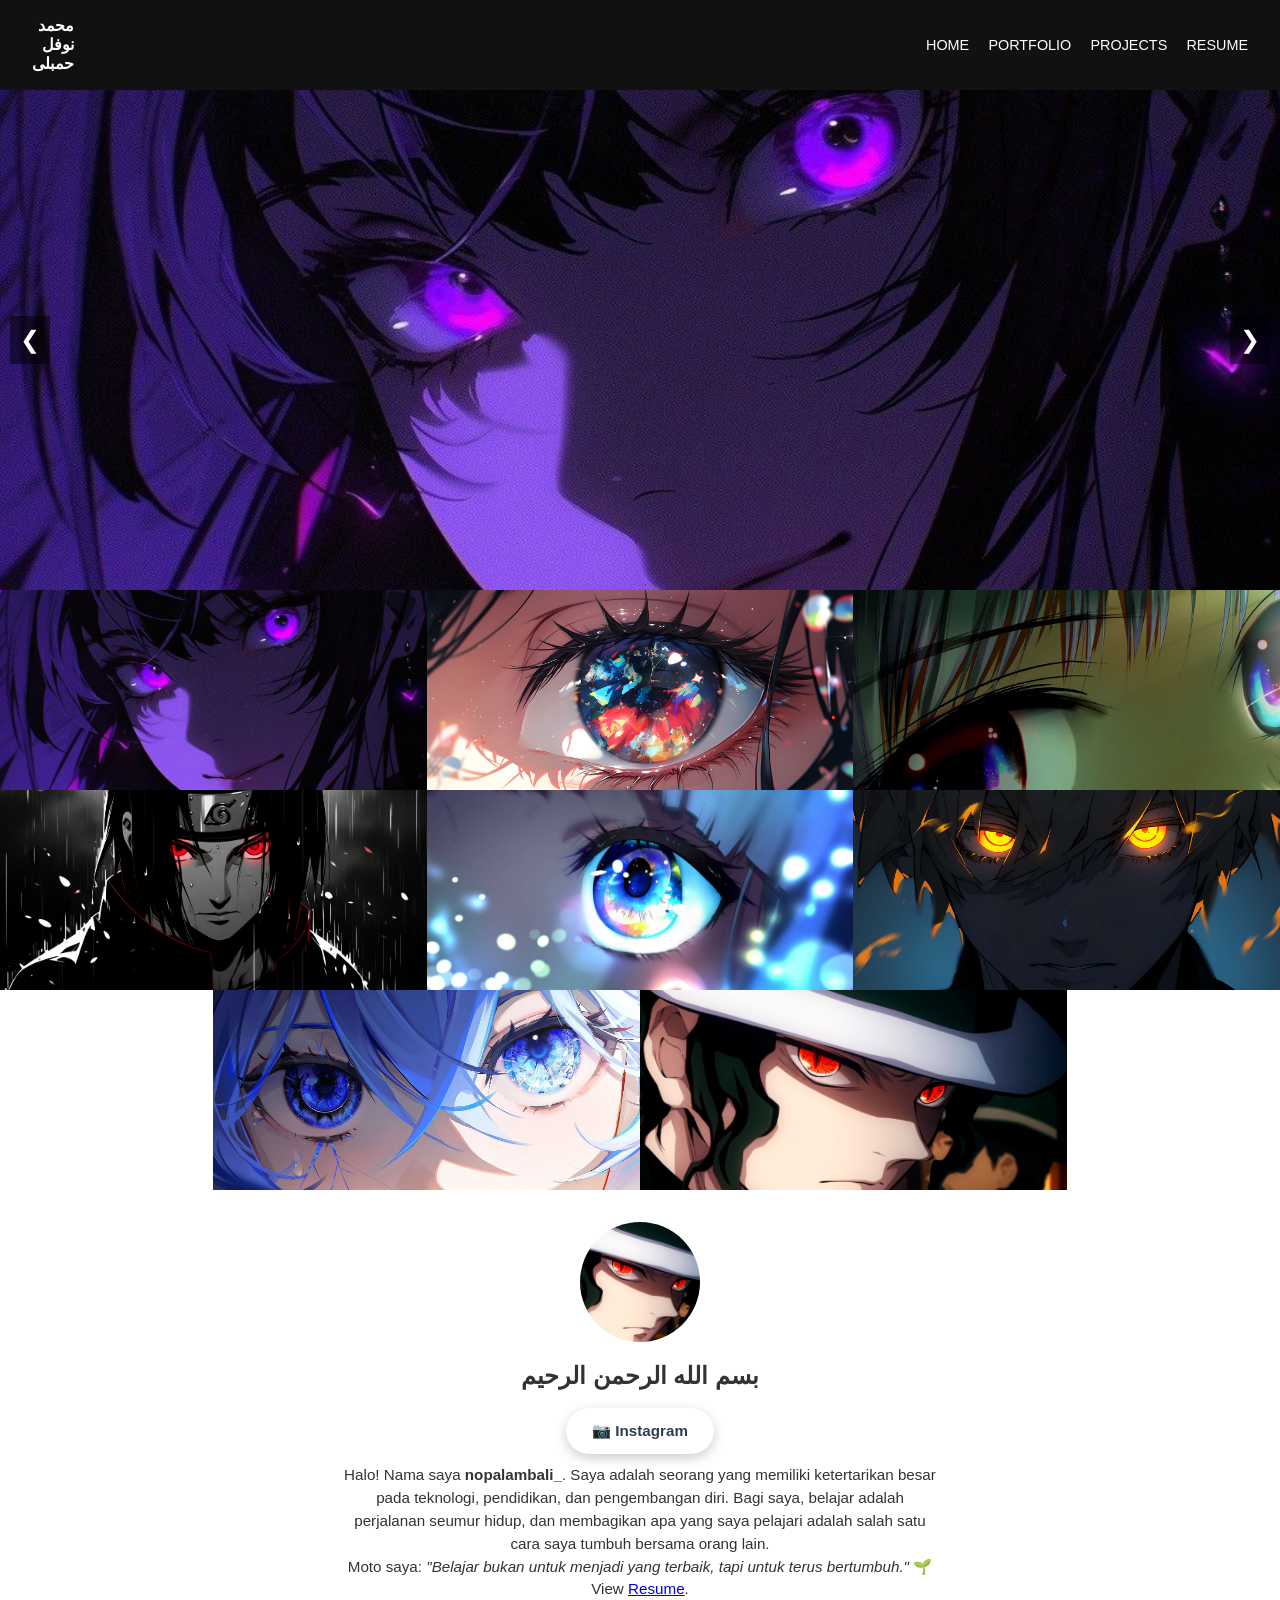
<file: keren.html>
<!DOCTYPE html>
<html lang="en">
<head>
  <meta charset="UTF-8" />
  <meta name="viewport" content="width=device-width, initial-scale=1.0" />
  <title>Portfolio</title>
  <style>
    * {
      margin: 0;
      padding: 0;
      box-sizing: border-box;
    }
    body {
      font-family: 'Segoe UI', sans-serif;
      color: #333;
      background: #fff;
      animation: fadeIn 1s ease-in;
    }

    @keyframes fadeIn {
      from { opacity: 0; transform: translateY(20px); }
      to { opacity: 1; transform: translateY(0); }
    }

    header {
      background: #111;
      color: white;
      display: flex;
      justify-content: space-between;
      align-items: center;
      padding: 1rem 2rem;
      position: sticky;
      top: 0;
      z-index: 1000;
    }

    .logo {
      font-weight: bold;
      line-height: 1.2;
  direction: rtl;
  text-align: right;
}
    

    nav {
      display: flex;
      gap: 1.2rem;
    }

    nav a {
      color: white;
      text-decoration: none;
      font-size: 0.9rem;
      position: relative;
    }

    nav a::after {
      content: "";
      display: block;
      width: 0;
      height: 2px;
      background: white;
      transition: 0.3s;
      position: absolute;
      bottom: -3px;
      left: 0;
    }

    nav a:hover::after {
      width: 100%;
    }

    .menu-toggle {
      display: none;
      flex-direction: column;
      cursor: pointer;
      z-index: 9999;
    }

    .menu-toggle span {
      background: white;
      height: 2px;
      margin: 4px 0;
      width: 25px;
    }

    .mobile-nav {
      position: fixed;
      top: 0;
      right: -100%;
      width: 100%;
      height: 100vh;
      background: rgba(20, 20, 20, 0.97);
      display: flex;
      flex-direction: column;
      padding: 5rem 2rem 2rem;
      transition: right 0.3s ease-in-out;
      z-index: 998;
    }

    .mobile-nav.active {
      right: 0;
    }

    .mobile-nav a {
      color: white;
      text-decoration: none;
      padding: 1rem 0;
      font-size: 1.2rem;
      border-bottom: 1px solid #333;
    }

    .close-btn {
      position: absolute;
      top: 1rem;
      right: 1.5rem;
      font-size: 2rem;
      color: white;
      cursor: pointer;
    }

    .slider {
      position: relative;
      width: 100%;
      height: 500px;
      overflow: hidden;
    }

    .slider-inner {
      display: flex;
      width: 900%;
      transition: transform 0.6s ease-in-out;
    }

    .slider img {
      width: 100vw;
      height: 500px;
      object-fit: cover;
      flex-shrink: 0;
    }

    .slider .arrow {
      position: absolute;
      top: 50%;
      transform: translateY(-50%);
      background: rgba(0, 0, 0, 0.5);
      color: white;
      padding: 10px;
      cursor: pointer;
      font-size: 1.5rem;
      z-index: 10;
    }

    .arrow.left { left: 10px; }
    .arrow.right { right: 10px; }

    .projects {
      display: flex;
      flex-wrap: wrap;
      justify-content: center;
      gap: 0;
      margin: 0;
      padding: 0;
    }

    .projects img {
      flex: 1 1 33.33%;
      max-width: 33.33%;
      height: 200px;
      object-fit: cover;
    }

    @media (max-width: 768px) {
      nav {
        display: none;
      }
      .menu-toggle {
        display: flex;
      }
      .projects img {
        flex: 1 1 50%;
        max-width: 50%;
      }
    }

    @media (max-width: 500px) {
      .projects img {
        flex: 1 1 100%;
        max-width: 100%;
      }
    }

    .profile {
      text-align: center;
      padding: 2rem 1rem;
    }

    .profile img {
      width: 120px;
      height: 120px;
      border-radius: 50%;
      object-fit: cover;
    }

    .profile h2 {
      margin: 1rem 0 0.5rem;
    }

    .profile p {
      max-width: 600px;
      margin: auto;
      font-size: 0.95rem;
      line-height: 1.5;
    }

    .btn {
      display: inline-block;
      margin: 10px;
      padding: 12px 26px;
      border-radius: 30px;
      background: white;
      color: #2c3e50;
      text-decoration: none;
      font-weight: bold;
      transition: 0.3s;
      box-shadow: 0 4px 12px rgba(0, 0, 0, 0.2);
      position: relative;
      z-index: 1;
    }

    .btn:hover {
      background: #e0e0e0;
    }
  </style>
</head>
<body>
  <header>
    <div class="logo">محمد<br>نوفل<br>حمبلى</div>
    <div class="menu-toggle" onclick="toggleMenu()">
      <span></span><span></span><span></span>
    </div>
    <nav>
      <a href="#">HOME</a>
      <a href="#">PORTFOLIO</a>
      <a href="#">PROJECTS</a>
      <a href="#">RESUME</a>
    </nav>
  </header>

  <div class="mobile-nav" id="mobileNav">
    <div class="close-btn" onclick="toggleMenu()">&times;</div>
    <a href="#" onclick="toggleMenu()">Home</a>
    <a href="#" onclick="toggleMenu()">Portfolio</a>
    <a href="#" onclick="toggleMenu()">Projects</a>
    <a href="#" onclick="toggleMenu()">Resume</a>
  </div>

  <section class="slider">
    <div class="arrow left" onclick="changeSlide(-1)">&#10094;</div>
    <div class="arrow right" onclick="changeSlide(1)">&#10095;</div>
    <div class="slider-inner" id="sliderInner">
      <img src="img/2.jpg" alt="Slide 2">
      <img src="img/3.jpg" alt="Slide 3">
      <img src="img/4.jpg" alt="Slide 4">
      <img src="img/5.jpg" alt="Slide 5">
      <img src="img/6.jpg" alt="Slide 6">
      <img src="img/7.jpg" alt="Slide 7">
      <img src="img/8.jpg" alt="Slide 8">
      <img src="img/9.jpg" alt="Slide 9">
    </div>
  </section>

  <section class="projects">
    <img src="img/2.jpg" alt="2">
    <img src="img/3.jpg" alt="3">
    <img src="img/4.jpg" alt="4">
    <img src="img/5.jpg" alt="5">
    <img src="img/6.jpg" alt="6">
    <img src="img/7.jpg" alt="7">
    <img src="img/8.jpg" alt="8">
    <img src="img/9.jpg" alt="9">
  </section>

  <section class="profile">
    <img src="img/9.jpg" alt="Profile" />
    <h2>بسم الله الرحمن الرحيم</h2>
    <p><a href="https://instagram.com/nopalhambali_" class="btn">📷 Instagram</a></p>
    <p>
      Halo! Nama saya <strong>nopalambali_</strong>. Saya adalah seorang yang memiliki ketertarikan besar pada teknologi, pendidikan, dan pengembangan diri.
      Bagi saya, belajar adalah perjalanan seumur hidup, dan membagikan apa yang saya pelajari adalah salah satu cara saya tumbuh bersama orang lain.
    </p>
    <p>
      Moto saya: <em>"Belajar bukan untuk menjadi yang terbaik, tapi untuk terus bertumbuh."</em> 🌱 View <a href="#">Resume</a>.
    </p>
  </section>

  <script>
    function toggleMenu() {
      document.getElementById('mobileNav').classList.toggle('active');
    }

    let currentSlide = 0;
    const sliderInner = document.getElementById('sliderInner');
    const totalSlides = sliderInner.children.length;

    function changeSlide(n) {
      currentSlide += n;
      if (currentSlide >= totalSlides) currentSlide = 0;
      if (currentSlide < 0) currentSlide = totalSlides - 1;
      sliderInner.style.transform = `translateX(-${currentSlide * 100}vw)`;
    }

    // Auto slide
    setInterval(() => {
      changeSlide(1);
    }, 4000);
  </script>
</body>
</html>
</file>
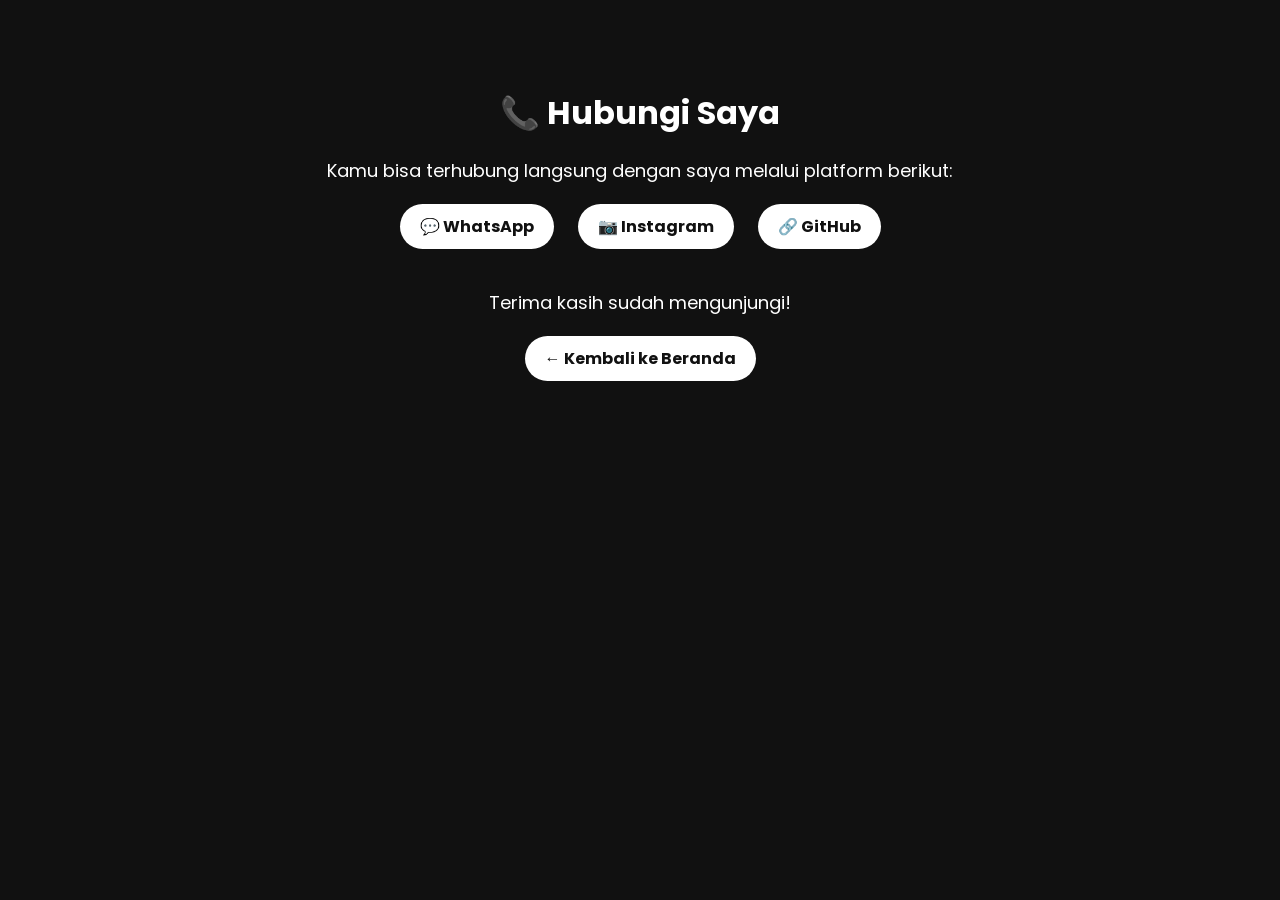
<file: kontak.html>
<!DOCTYPE html>
<html lang="id">
<head>
  <meta charset="UTF-8" />
  <meta name="viewport" content="width=device-width, initial-scale=1" />
  <title>Kontak - Naufal</title>
  <link href="https://fonts.googleapis.com/css2?family=Poppins&display=swap" rel="stylesheet" />
  <style>
    body {
      font-family: 'Poppins', sans-serif;
      background: #111;
      color: white;
      padding: 60px 30px;
      text-align: center;
    }
    h1 {
      font-size: 32px;
      margin-bottom: 20px;
    }
    p {
      font-size: 18px;
      margin-bottom: 10px;
    }
    a.link {
      display: inline-block;
      margin: 10px;
      padding: 10px 20px;
      background: white;
      color: #111;
      text-decoration: none;
      border-radius: 25px;
      font-weight: bold;
    }
  </style>
</head>
<body>
  <h1>📞 Hubungi Saya</h1>
  <p>Kamu bisa terhubung langsung dengan saya melalui platform berikut:</p>

  <a href="https://wa.me/6283141439348" class="link">💬 WhatsApp</a>
  <a href="https://instagram.com/nopalhambali_" class="link">📷 Instagram</a>
  <a href="https://github.com/Naufalhambali" class="link">🔗 GitHub</a>

  <p style="margin-top:30px;">Terima kasih sudah mengunjungi!</p>
  <a href="index.html" class="link">← Kembali ke Beranda</a>
</body>
</html>
</file>
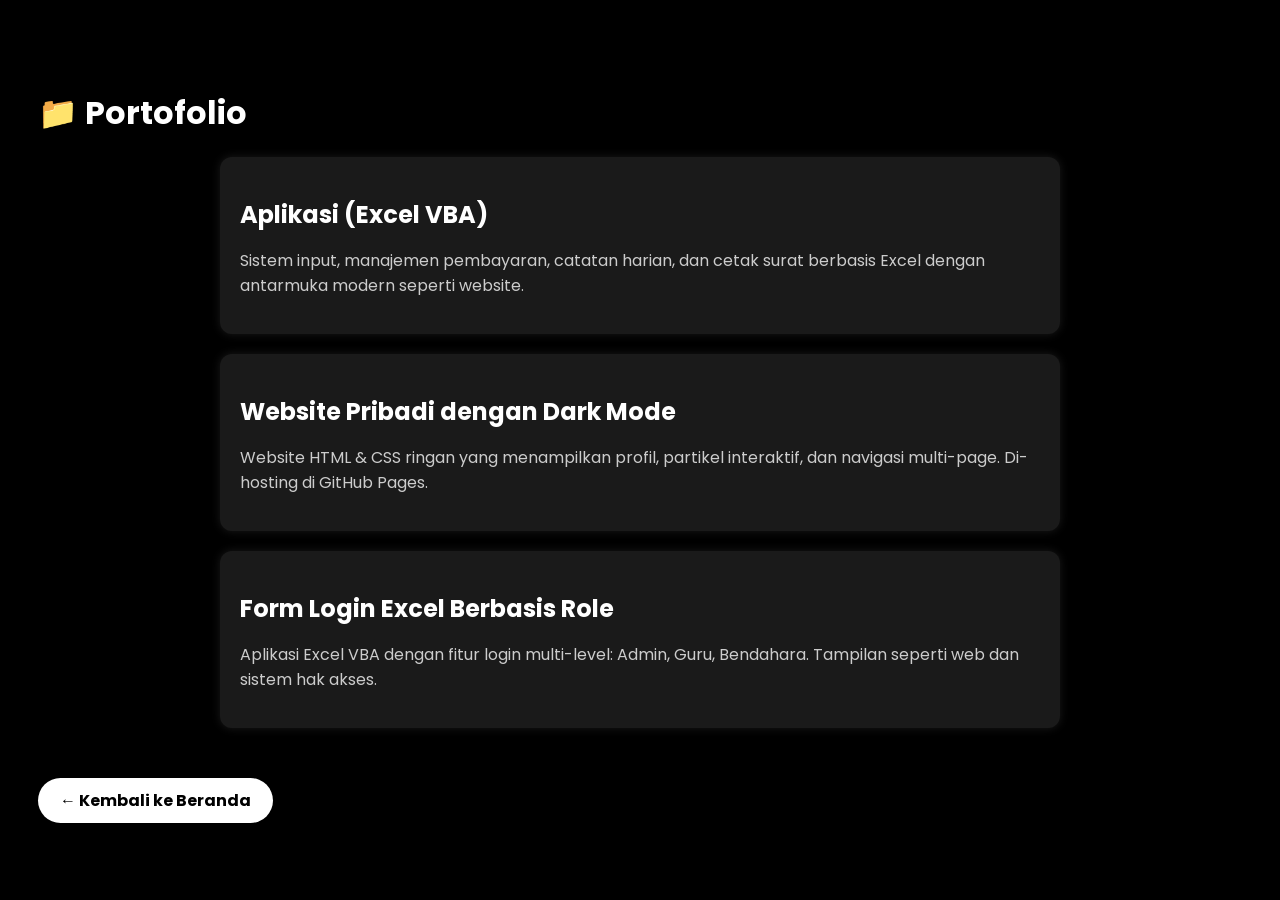
<file: portofolio.html>
<!DOCTYPE html>
<html lang="id">
<head>
  <meta charset="UTF-8" />
  <meta name="viewport" content="width=device-width, initial-scale=1" />
  <title>Portofolio - Naufal</title>
  <link href="https://fonts.googleapis.com/css2?family=Poppins&display=swap" rel="stylesheet" />
  <style>
    body {
      font-family: 'Poppins', sans-serif;
      background: #000;
      color: white;
      padding: 60px 30px;
    }
    h1 {
      font-size: 32px;
      margin-bottom: 20px;
    }
    .item {
      max-width: 800px;
      margin: 20px auto;
      background: #1a1a1a;
      padding: 20px;
      border-radius: 12px;
      box-shadow: 0 0 10px rgba(255,255,255,0.1);
    }
    .item h2 {
      margin-bottom: 10px;
      font-size: 24px;
    }
    .item p {
      font-size: 16px;
      color: #ccc;
    }
    .btn {
      display: inline-block;
      margin-top: 30px;
      padding: 10px 22px;
      background: white;
      color: #000;
      text-decoration: none;
      border-radius: 25px;
      font-weight: bold;
    }
  </style>
</head>
<body>
  <h1>📁 Portofolio</h1>

  <div class="item">
    <h2>Aplikasi (Excel VBA)</h2>
    <p>Sistem input, manajemen pembayaran, catatan harian, dan cetak surat berbasis Excel dengan antarmuka modern seperti website.</p>
  </div>

  <div class="item">
    <h2>Website Pribadi dengan Dark Mode</h2>
    <p>Website HTML & CSS ringan yang menampilkan profil, partikel interaktif, dan navigasi multi-page. Di-hosting di GitHub Pages.</p>
  </div>

  <div class="item">
    <h2>Form Login Excel Berbasis Role</h2>
    <p>Aplikasi Excel VBA dengan fitur login multi-level: Admin, Guru, Bendahara. Tampilan seperti web dan sistem hak akses.</p>
  </div>

  <a href="index.html" class="btn">← Kembali ke Beranda</a>
</body>
</html>
</file>
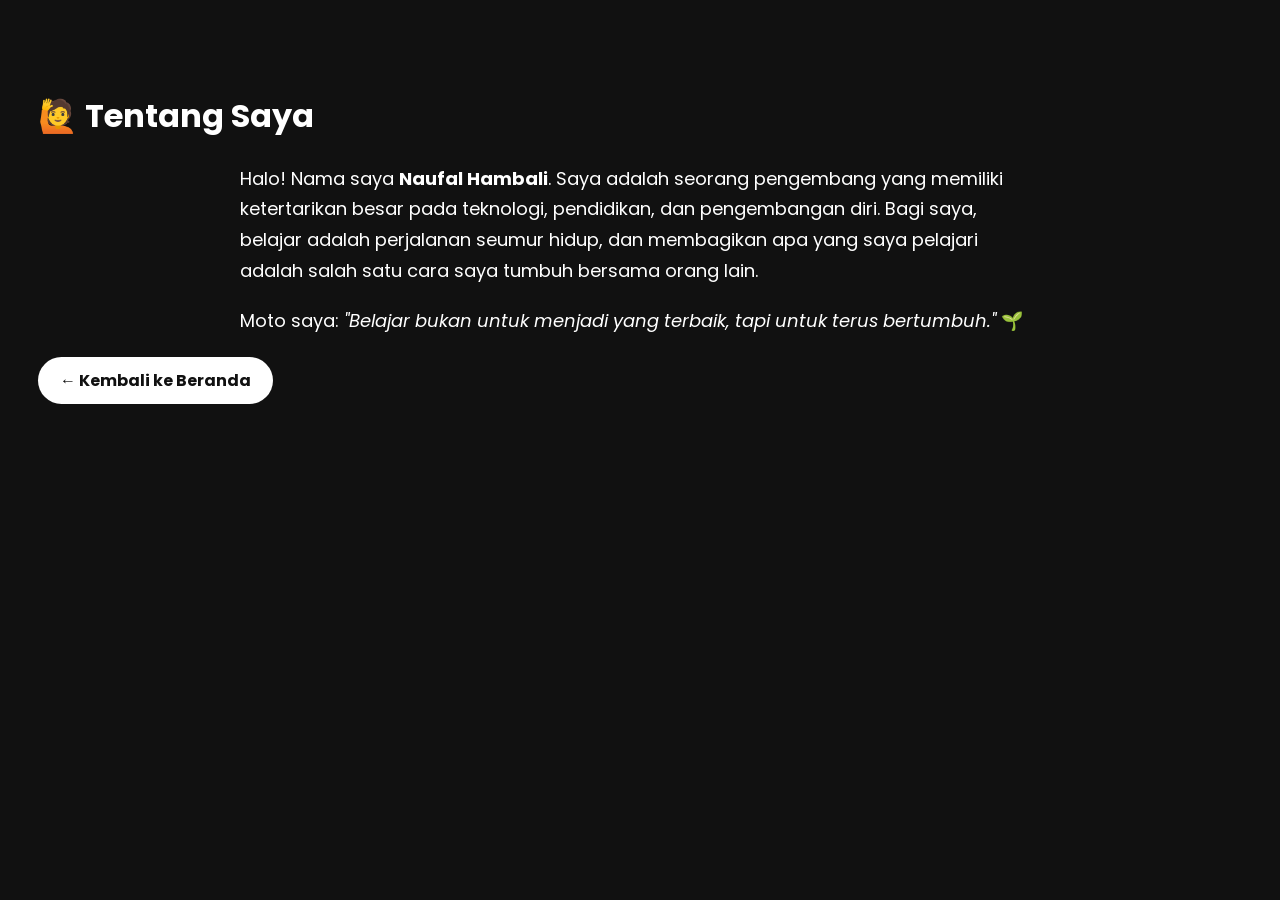
<file: tentang.html>
<!DOCTYPE html>
<html lang="id">
<head>
  <meta charset="UTF-8" />
  <meta name="viewport" content="width=device-width, initial-scale=1" />
  <title>Tentang Saya - Naufal</title>
  <link href="https://fonts.googleapis.com/css2?family=Poppins&display=swap" rel="stylesheet" />
  <style>
    body {
      font-family: 'Poppins', sans-serif;
      background: #111;
      color: white;
      padding: 60px 30px;
      line-height: 1.7;
    }
    h1 {
      font-size: 32px;
      margin-bottom: 20px;
    }
    p {
      font-size: 18px;
      margin-bottom: 20px;
      max-width: 800px;
      margin-left: auto;
      margin-right: auto;
    }
    .btn {
      display: inline-block;
      padding: 10px 22px;
      background: white;
      color: #111;
      text-decoration: none;
      border-radius: 25px;
      font-weight: bold;
      transition: 0.3s;
    }
    .btn:hover {
      background: #ddd;
    }
  </style>
</head>
<body>
  <h1>🙋 Tentang Saya</h1>
  <p>
    Halo! Nama saya <strong>Naufal Hambali</strong>. Saya adalah seorang pengembang yang memiliki ketertarikan besar pada teknologi, pendidikan, dan pengembangan diri.
    Bagi saya, belajar adalah perjalanan seumur hidup, dan membagikan apa yang saya pelajari adalah salah satu cara saya tumbuh bersama orang lain.
  </p>
  <p>
    Moto saya: <em>"Belajar bukan untuk menjadi yang terbaik, tapi untuk terus bertumbuh."</em> 🌱
  </p>
  <a href="index.html" class="btn">← Kembali ke Beranda</a>
</body>
</html>
</file>
<file: style.css>
/* ═══════════════════════════════════════════════════════
   style.css — Muhammad Nouval Hambali Islamic Bio
   Tema: Zamrud Kehijauan + Emas Elegan (Dark/Light)
═══════════════════════════════════════════════════════ */


/* ─────────────────────────────────────────
   1. CSS VARIABLES
───────────────────────────────────────── */
:root {
  /* Dark Theme (default) */
  --bg:          #050d0a;
  --bg2:         #081410;
  --bg3:         #0c1a14;
  --card:        #0e1f18;
  --card-h:      #132618;
  --border:      rgba(74, 222, 128, 0.12);
  --border-h:    rgba(74, 222, 128, 0.4);

  /* Text */
  --t1:  #f0fdf4;
  --t2:  #86efac;
  --t3:  #4ade80;
  --t4:  #6b7280;

  /* Gold accent */
  --gold:        #fbbf24;
  --gold-light:  #fde68a;
  --gold-dim:    rgba(251, 191, 36, 0.15);

  /* Green accent */
  --green:       #4ade80;
  --green-light: #86efac;
  --green-dim:   rgba(74, 222, 128, 0.12);

  /* Gradients */
  --grad:        linear-gradient(135deg, #4ade80, #fbbf24);
  --grad-text:   linear-gradient(135deg, #86efac, #fde68a);
  --grad-r:      linear-gradient(135deg, #fbbf24, #4ade80);
  --glow-g:      rgba(74, 222, 128, 0.25);
  --glow-gold:   rgba(251, 191, 36, 0.25);

  /* Nav */
  --nav-bg:      rgba(5, 13, 10, 0.88);

  /* Misc */
  --r-sm: 8px;
  --r-md: 14px;
  --r-lg: 20px;
  --r-xl: 28px;
  --ease: cubic-bezier(0.4, 0, 0.2, 1);
  --tr:   0.3s;
  --tr-s: 0.65s;
}

/* Light Theme */
[data-theme="light"] {
  --bg:   #f0fdf4;
  --bg2:  #dcfce7;
  --bg3:  #f0fdf4;
  --card: #ffffff;
  --card-h: #f0fdf4;
  --border:   rgba(21, 128, 61, 0.18);
  --border-h: rgba(21, 128, 61, 0.5);

  --t1: #052e16;
  --t2: #166534;
  --t3: #15803d;
  --t4: #6b7280;

  --gold:       #d97706;
  --gold-light: #92400e;
  --gold-dim:   rgba(217, 119, 6, 0.12);

  --green:       #16a34a;
  --green-light: #15803d;
  --green-dim:   rgba(22, 163, 74, 0.1);

  --grad:      linear-gradient(135deg, #16a34a, #d97706);
  --grad-text: linear-gradient(135deg, #15803d, #92400e);
  --glow-g:    rgba(22, 163, 74, 0.2);
  --glow-gold: rgba(217, 119, 6, 0.2);
  --nav-bg:    rgba(240, 253, 244, 0.9);
}


/* ─────────────────────────────────────────
   2. RESET & BASE
───────────────────────────────────────── */
*, *::before, *::after { box-sizing: border-box; margin: 0; padding: 0; }

html {
  scroll-behavior: smooth;
  -webkit-text-size-adjust: 100%;
}

body {
  font-family: 'Nunito', sans-serif;
  background: var(--bg);
  color: var(--t1);
  line-height: 1.75;
  overflow-x: hidden;
  transition: background var(--tr-s) var(--ease), color var(--tr-s) var(--ease);
}

a { text-decoration: none; color: inherit; }
ul { list-style: none; }
img, svg { display: block; max-width: 100%; }

/* ─────────────────────────────────────────
   3. CANVAS BACKGROUND
───────────────────────────────────────── */
#bg-canvas {
  position: fixed;
  inset: 0;
  z-index: 0;
  pointer-events: none;
  opacity: 0.5;
  transition: opacity var(--tr-s);
}

[data-theme="light"] #bg-canvas { opacity: 0.2; }

nav, section, footer, #loader { position: relative; z-index: 2; }


/* ─────────────────────────────────────────
   4. LOADING SCREEN
───────────────────────────────────────── */
#loader {
  position: fixed;
  inset: 0;
  background: var(--bg);
  display: flex;
  align-items: center;
  justify-content: center;
  z-index: 9999;
  transition: opacity 0.7s var(--ease), visibility 0.7s;
}

#loader.hidden { opacity: 0; visibility: hidden; pointer-events: none; }

.loader-inner { text-align: center; }

.loader-arabic {
  font-family: 'Amiri', serif;
  font-size: 2rem;
  background: var(--grad-text);
  -webkit-background-clip: text;
  -webkit-text-fill-color: transparent;
  background-clip: text;
  margin-bottom: 1.5rem;
  animation: arabicGlow 1.5s ease-in-out infinite alternate;
}

@keyframes arabicGlow {
  from { filter: drop-shadow(0 0 8px rgba(74,222,128,0.4)); }
  to   { filter: drop-shadow(0 0 20px rgba(251,191,36,0.5)); }
}

.loader-bar-wrap {
  width: 200px;
  height: 3px;
  background: rgba(74,222,128,0.1);
  border-radius: 99px;
  margin: 0 auto 1rem;
  overflow: hidden;
}

.loader-bar {
  height: 100%;
  background: var(--grad);
  border-radius: 99px;
  animation: loadFill 1.8s var(--ease) forwards;
}

@keyframes loadFill { from { width: 0; } to { width: 100%; } }

.loader-sub {
  font-size: 0.78rem;
  color: var(--t4);
  letter-spacing: 0.1em;
}


/* ─────────────────────────────────────────
   5. NAVBAR
───────────────────────────────────────── */
#navbar {
  position: fixed;
  top: 0; left: 0; right: 0;
  z-index: 100;
  background: var(--nav-bg);
  backdrop-filter: blur(20px) saturate(180%);
  -webkit-backdrop-filter: blur(20px) saturate(180%);
  border-bottom: 1px solid var(--border);
  transition: all var(--tr) var(--ease);
}

#navbar.scrolled {
  box-shadow: 0 2px 40px rgba(0,0,0,0.5);
}

.nav-container {
  max-width: 1200px;
  margin: 0 auto;
  padding: 0 1.5rem;
  height: 66px;
  display: flex;
  align-items: center;
  justify-content: space-between;
  gap: 1.5rem;
}

.nav-logo { display: flex; align-items: center; }

.logo-hex {
  width: 44px;
  height: 44px;
  display: flex;
  align-items: center;
  justify-content: center;
}

.logo-hex svg { width: 44px; height: 44px; }

.nav-links {
  display: flex;
  align-items: center;
  gap: 0.15rem;
  flex: 1;
  justify-content: center;
}

.nav-link {
  font-size: 0.85rem;
  font-weight: 600;
  color: var(--t4);
  padding: 0.4rem 0.8rem;
  border-radius: 99px;
  transition: all var(--tr) var(--ease);
  letter-spacing: 0.02em;
}

.nav-link:hover, .nav-link.active {
  color: var(--green);
  background: var(--green-dim);
}

.nav-link.active { color: var(--green); }

.nav-controls {
  display: flex;
  align-items: center;
  gap: 0.7rem;
}

.theme-toggle {
  width: 38px; height: 38px;
  border-radius: 50%;
  background: var(--green-dim);
  border: 1px solid var(--border);
  cursor: pointer;
  display: flex; align-items: center; justify-content: center;
  font-size: 1rem;
  position: relative;
  overflow: hidden;
  transition: all var(--tr) var(--ease);
}

.theme-toggle:hover { border-color: var(--border-h); }

.t-icon {
  position: absolute;
  transition: all var(--tr) var(--ease);
}

.t-icon.sun  { transform: translateY(0); opacity: 1; }
.t-icon.moon { transform: translateY(32px); opacity: 0; }

[data-theme="light"] .t-icon.sun  { transform: translateY(-32px); opacity: 0; }
[data-theme="light"] .t-icon.moon { transform: translateY(0); opacity: 1; }

.hamburger {
  display: none;
  flex-direction: column;
  gap: 5px;
  background: none;
  border: none;
  cursor: pointer;
  padding: 4px;
}

.hamburger span {
  display: block;
  width: 22px; height: 2px;
  background: var(--t2);
  border-radius: 99px;
  transition: all var(--tr) var(--ease);
}

.hamburger.open span:nth-child(1) { transform: translateY(7px) rotate(45deg); }
.hamburger.open span:nth-child(2) { opacity: 0; transform: scaleX(0); }
.hamburger.open span:nth-child(3) { transform: translateY(-7px) rotate(-45deg); }


/* ─────────────────────────────────────────
   6. UTILITY
───────────────────────────────────────── */
.container { max-width: 1200px; margin: 0 auto; padding: 0 1.5rem; }
.section-padding { padding: 6.5rem 0; }

.section-header {
  margin-bottom: 3.5rem;
  text-align: center;
}

.section-num {
  font-family: 'Amiri', serif;
  font-size: 1rem;
  color: var(--gold);
  display: block;
  margin-bottom: 0.4rem;
  letter-spacing: 0.1em;
}

.section-title {
  font-family: 'Playfair Display', serif;
  font-size: clamp(2rem, 5vw, 3.2rem);
  color: var(--t1);
  line-height: 1.15;
  margin-bottom: 0.75rem;
}

.section-divider {
  width: 60px;
  height: 3px;
  background: var(--grad);
  border-radius: 99px;
  margin: 0.8rem auto;
}

.section-sub {
  font-size: 0.95rem;
  color: var(--t4);
  max-width: 480px;
  margin: 0 auto;
}

/* Arabic text utility */
.arabic-text {
  font-family: 'Amiri', serif;
  font-size: 1.6rem;
  line-height: 2;
  direction: rtl;
  display: block;
  background: var(--grad-text);
  -webkit-background-clip: text;
  -webkit-text-fill-color: transparent;
  background-clip: text;
}

.arabic-text.small { font-size: 1.15rem; }

/* ─── BUTTONS ─── */
.btn {
  display: inline-flex;
  align-items: center;
  gap: 0.5rem;
  padding: 0.75rem 1.8rem;
  border-radius: 99px;
  font-size: 0.9rem;
  font-weight: 700;
  font-family: 'Nunito', sans-serif;
  cursor: pointer;
  transition: all var(--tr) var(--ease);
  border: none;
  white-space: nowrap;
  letter-spacing: 0.02em;
}

.btn svg { width: 16px; height: 16px; flex-shrink: 0; }

.btn-primary {
  background: var(--grad);
  color: #052e16;
  box-shadow: 0 4px 24px var(--glow-g);
}

.btn-primary:hover {
  transform: translateY(-2px);
  box-shadow: 0 8px 32px var(--glow-g);
  filter: brightness(1.08);
}

.btn-ghost {
  background: transparent;
  color: var(--t2);
  border: 1.5px solid var(--border);
}

.btn-ghost:hover {
  border-color: var(--border-h);
  color: var(--green);
  background: var(--green-dim);
}


/* ─────────────────────────────────────────
   7. HERO
───────────────────────────────────────── */
.hero {
  min-height: 100vh;
  display: flex;
  align-items: center;
  justify-content: center;
  text-align: center;
  padding: 7rem 1.5rem 5rem;
  overflow: hidden;
  position: relative;
}

/* Geometric ornaments */
.hero-ornament {
  position: absolute;
  pointer-events: none;
  opacity: 0.07;
}

.ornament-tl {
  top: 60px; left: -60px;
  width: 400px; height: 400px;
  border: 1.5px solid var(--green);
  border-radius: 50%;
  animation: spinSlow 30s linear infinite;
}

.ornament-br {
  bottom: 60px; right: -80px;
  width: 320px; height: 320px;
  border: 1.5px solid var(--gold);
  transform: rotate(45deg);
  animation: spinSlow 20s linear infinite reverse;
}

@keyframes spinSlow { to { transform: rotate(360deg); } }

/* Geometric rings */
.geo-ring {
  position: absolute;
  border-radius: 50%;
  pointer-events: none;
  filter: blur(80px);
}

.geo-ring-1 {
  width: 500px; height: 500px;
  background: radial-gradient(circle, rgba(74,222,128,0.1), transparent 70%);
  top: -80px; right: -100px;
  animation: floatRing 9s ease-in-out infinite;
}

.geo-ring-2 {
  width: 400px; height: 400px;
  background: radial-gradient(circle, rgba(251,191,36,0.08), transparent 70%);
  bottom: 0; left: -80px;
  animation: floatRing 12s ease-in-out infinite reverse;
}

@keyframes floatRing {
  0%, 100% { transform: translate(0,0); }
  50%       { transform: translate(20px,-25px); }
}

/* Grid texture */
.hero::before {
  content: '';
  position: absolute;
  inset: 0;
  background-image:
    linear-gradient(rgba(74,222,128,0.025) 1px, transparent 1px),
    linear-gradient(90deg, rgba(74,222,128,0.025) 1px, transparent 1px);
  background-size: 56px 56px;
  pointer-events: none;
}

[data-theme="light"] .hero::before {
  background-image:
    linear-gradient(rgba(22,163,74,0.06) 1px, transparent 1px),
    linear-gradient(90deg, rgba(22,163,74,0.06) 1px, transparent 1px);
}

.hero-content {
  position: relative;
  z-index: 2;
  max-width: 800px;
}

.hero-bismillah {
  margin-bottom: 1.4rem;
}

.hero-bismillah .arabic-text {
  font-size: 1.9rem;
  filter: drop-shadow(0 0 20px rgba(251,191,36,0.3));
}

.hero-eyebrow {
  display: flex;
  align-items: center;
  justify-content: center;
  gap: 0.75rem;
  font-size: 0.82rem;
  font-weight: 600;
  color: var(--t4);
  letter-spacing: 0.12em;
  text-transform: uppercase;
  margin-bottom: 1.2rem;
}

.eyebrow-line {
  display: block;
  width: 30px;
  height: 1px;
  background: var(--grad);
  border-radius: 99px;
}

/* Hero name */
.hero-name {
  font-family: 'Playfair Display', serif;
  font-size: clamp(2.8rem, 9vw, 6.5rem);
  font-weight: 900;
  line-height: 1.05;
  letter-spacing: -0.02em;
  background: var(--grad-text);
  -webkit-background-clip: text;
  -webkit-text-fill-color: transparent;
  background-clip: text;
  margin-bottom: 1.4rem;
}

.cursor-blink {
  background: var(--grad-text);
  -webkit-background-clip: text;
  -webkit-text-fill-color: transparent;
  background-clip: text;
  animation: blink 1s steps(1) infinite;
}

@keyframes blink { 0%,49%{opacity:1;} 50%,100%{opacity:0;} }

/* Hero quote */
.hero-quote {
  font-family: 'Amiri', serif;
  font-size: 1.05rem;
  color: var(--t2);
  max-width: 500px;
  margin: 0 auto 2.2rem;
  line-height: 1.9;
  font-style: italic;
}

.hero-quote small {
  display: block;
  font-family: 'Nunito', sans-serif;
  font-style: normal;
  font-size: 0.78rem;
  color: var(--gold);
  margin-top: 0.3rem;
  letter-spacing: 0.06em;
}

.hero-cta {
  display: flex;
  align-items: center;
  justify-content: center;
  gap: 1rem;
  flex-wrap: wrap;
  margin-bottom: 3.5rem;
}

/* Scroll mouse indicator */
.hero-scroll {
  display: flex;
  flex-direction: column;
  align-items: center;
  gap: 0.6rem;
  font-size: 0.72rem;
  letter-spacing: 0.12em;
  text-transform: uppercase;
  color: var(--t4);
}

.scroll-mouse {
  width: 22px; height: 36px;
  border: 1.5px solid var(--border-h);
  border-radius: 99px;
  display: flex;
  justify-content: center;
  padding: 6px 0;
}

.scroll-wheel {
  width: 3px; height: 8px;
  background: var(--green);
  border-radius: 99px;
  animation: scrollWheel 1.8s ease-in-out infinite;
}

@keyframes scrollWheel {
  0%, 100% { transform: translateY(0); opacity: 1; }
  80%       { transform: translateY(10px); opacity: 0; }
}


/* ─────────────────────────────────────────
   8. ABOUT
───────────────────────────────────────── */
.about { background: var(--bg2); }

.about-grid {
  display: grid;
  grid-template-columns: 300px 1fr;
  gap: 5rem;
  align-items: start;
}

/* Avatar */
.about-photo-col {
  display: flex;
  flex-direction: column;
  align-items: center;
  gap: 1.5rem;
}

.avatar-frame {
  position: relative;
  width: 230px;
}

.avatar-inner {
  width: 230px; height: 230px;
  border-radius: 50%;
  background: linear-gradient(135deg, rgba(74,222,128,0.1), rgba(251,191,36,0.1));
  border: 2px solid var(--border);
  display: flex; align-items: center; justify-content: center;
  overflow: hidden;
}

.avatar-monogram svg { width: 130px; height: 130px; }

.avatar-rings { position: absolute; inset: -14px; }

.aring {
  position: absolute;
  inset: 0;
  border-radius: 50%;
  border: 1.5px dashed;
}

.aring-1 {
  border-color: rgba(74,222,128,0.35);
  animation: spinSlow 15s linear infinite;
}

.aring-2 {
  inset: 8px;
  border-color: rgba(251,191,36,0.25);
  animation: spinSlow 22s linear infinite reverse;
}

.avatar-badge {
  position: absolute;
  bottom: 0; left: 50%;
  transform: translateX(-50%);
  background: var(--card);
  border: 1px solid var(--border);
  border-radius: 99px;
  padding: 0.3rem 0.85rem;
  font-size: 0.72rem;
  font-weight: 700;
  color: var(--t2);
  white-space: nowrap;
  display: flex; align-items: center; gap: 0.4rem;
  box-shadow: 0 4px 20px rgba(0,0,0,0.3);
}

.badge-dot {
  width: 7px; height: 7px;
  border-radius: 50%;
  background: #4ade80;
  box-shadow: 0 0 8px #4ade80;
  animation: pulseDot 2s ease-in-out infinite;
}

@keyframes pulseDot {
  0%,100% { box-shadow: 0 0 4px #4ade80; }
  50%      { box-shadow: 0 0 14px #4ade80, 0 0 24px rgba(74,222,128,0.3); }
}

/* Info pills */
.info-pills {
  display: flex;
  flex-direction: column;
  gap: 0.6rem;
  width: 100%;
}

.info-pill {
  display: flex;
  align-items: center;
  gap: 0.7rem;
  background: var(--card);
  border: 1px solid var(--border);
  border-radius: var(--r-md);
  padding: 0.55rem 1rem;
  font-size: 0.85rem;
  font-weight: 600;
  color: var(--t2);
  transition: all var(--tr) var(--ease);
}

.info-pill:hover { border-color: var(--border-h); transform: translateX(4px); }
.pill-icon { font-size: 1rem; }

/* About text */
.about-fullname {
  font-family: 'Playfair Display', serif;
  font-size: 2.2rem;
  font-weight: 700;
  color: var(--t1);
  margin-bottom: 0.3rem;
}

.about-role {
  font-size: 0.82rem;
  font-weight: 700;
  letter-spacing: 0.12em;
  text-transform: uppercase;
  color: var(--gold);
  margin-bottom: 1.5rem;
}

.about-bio {
  font-size: 0.95rem;
  color: var(--t2);
  margin-bottom: 1rem;
  line-height: 1.85;
}

.about-bio strong { color: var(--t1); font-weight: 700; }

/* Stats */
.about-stats {
  display: flex;
  gap: 1.5rem;
  flex-wrap: wrap;
  margin: 2rem 0 2rem;
  padding: 1.4rem;
  background: var(--card);
  border: 1px solid var(--border);
  border-radius: var(--r-lg);
}

.stat-box { display: flex; flex-direction: column; }

.stat-num {
  font-family: 'Playfair Display', serif;
  font-size: 2.4rem;
  font-weight: 900;
  background: var(--grad-text);
  -webkit-background-clip: text;
  -webkit-text-fill-color: transparent;
  background-clip: text;
  line-height: 1;
}

.stat-desc {
  font-size: 0.72rem;
  color: var(--t4);
  letter-spacing: 0.06em;
  margin-top: 0.3rem;
  line-height: 1.4;
}


/* ─────────────────────────────────────────
   9. HADITH
───────────────────────────────────────── */
.hadith { background: var(--bg3); }

.hadith-grid {
  display: grid;
  grid-template-columns: repeat(auto-fit, minmax(280px, 1fr));
  gap: 1.5rem;
}

.hadith-card {
  background: var(--card);
  border: 1px solid var(--border);
  border-radius: var(--r-lg);
  padding: 2rem 1.75rem;
  position: relative;
  transition: all var(--tr) var(--ease);
  overflow: hidden;
}

.hadith-card::before {
  content: '';
  position: absolute;
  top: 0; left: 0; right: 0;
  height: 3px;
  background: var(--grad);
  transform: scaleX(0);
  transform-origin: left;
  transition: transform var(--tr-s) var(--ease);
}

.hadith-card:hover {
  border-color: var(--border-h);
  transform: translateY(-5px);
  box-shadow: 0 12px 40px var(--glow-g);
}

.hadith-card:hover::before { transform: scaleX(1); }

.hadith-number {
  font-family: 'Amiri', serif;
  font-size: 2rem;
  color: var(--gold);
  margin-bottom: 0.8rem;
  line-height: 1;
  opacity: 0.8;
}

.hadith-arabic {
  font-family: 'Amiri', serif;
  font-size: 1.25rem;
  direction: rtl;
  text-align: right;
  line-height: 2.2;
  color: var(--t2);
  background: var(--grad-text);
  -webkit-background-clip: text;
  -webkit-text-fill-color: transparent;
  background-clip: text;
  margin-bottom: 0.6rem;
}

.hadith-latin {
  font-style: italic;
  font-size: 0.82rem;
  color: var(--t4);
  margin-bottom: 0.85rem;
  line-height: 1.5;
}

.hadith-terjemah {
  font-size: 0.92rem;
  color: var(--t2);
  line-height: 1.75;
  margin-bottom: 1rem;
}

.hadith-terjemah strong { color: var(--t1); }

.hadith-source {
  font-size: 0.72rem;
  font-weight: 700;
  letter-spacing: 0.08em;
  color: var(--gold);
  padding: 0.25rem 0.7rem;
  background: var(--gold-dim);
  border-radius: 99px;
  display: inline-block;
}


/* ─────────────────────────────────────────
   10. JOURNEY / TIMELINE
───────────────────────────────────────── */
.journey { background: var(--bg2); }

.timeline {
  position: relative;
  max-width: 800px;
  margin: 0 auto;
  display: flex;
  flex-direction: column;
  gap: 0;
}

/* Garis tengah */
.timeline::before {
  content: '';
  position: absolute;
  left: 50%;
  top: 0; bottom: 0;
  width: 2px;
  background: linear-gradient(to bottom, var(--green), var(--gold), transparent);
  transform: translateX(-50%);
}

.timeline-item {
  display: flex;
  justify-content: flex-end;
  padding: 0 calc(50% + 2.5rem) 3rem 0;
  position: relative;
}

.timeline-item:nth-child(even) {
  justify-content: flex-start;
  padding: 0 0 3rem calc(50% + 2.5rem);
}

.timeline-dot {
  position: absolute;
  left: 50%;
  top: 0;
  transform: translateX(-50%);
  width: 48px; height: 48px;
  border-radius: 50%;
  background: var(--card);
  border: 2px solid var(--border);
  display: flex; align-items: center; justify-content: center;
  font-size: 1.3rem;
  z-index: 2;
  transition: all var(--tr) var(--ease);
  box-shadow: 0 0 0 6px var(--bg2);
}

.timeline-item:hover .timeline-dot {
  border-color: var(--border-h);
  box-shadow: 0 0 0 6px var(--bg2), 0 0 20px var(--glow-g);
}

.timeline-card {
  background: var(--card);
  border: 1px solid var(--border);
  border-radius: var(--r-lg);
  padding: 1.5rem 1.75rem;
  max-width: 350px;
  transition: all var(--tr) var(--ease);
}

.timeline-card:hover {
  border-color: var(--border-h);
  box-shadow: 0 8px 30px var(--glow-g);
}

.tl-year {
  font-size: 0.72rem;
  font-weight: 700;
  letter-spacing: 0.1em;
  color: var(--gold);
  text-transform: uppercase;
  margin-bottom: 0.4rem;
}

.tl-title {
  font-family: 'Playfair Display', serif;
  font-size: 1.15rem;
  font-weight: 700;
  color: var(--t1);
  margin-bottom: 0.6rem;
}

.tl-desc {
  font-size: 0.875rem;
  color: var(--t2);
  line-height: 1.75;
  margin-bottom: 0.8rem;
}

.tl-badge {
  display: inline-block;
  font-size: 0.7rem;
  font-weight: 700;
  letter-spacing: 0.08em;
  text-transform: uppercase;
  padding: 0.2rem 0.65rem;
  border-radius: 99px;
  background: var(--green-dim);
  border: 1px solid var(--border);
  color: var(--green);
}

.tl-badge.active {
  background: rgba(74,222,128,0.15);
  border-color: rgba(74,222,128,0.5);
  color: #4ade80;
  animation: badgePulse 2.5s ease-in-out infinite;
}

@keyframes badgePulse {
  0%,100% { box-shadow: 0 0 0 0 rgba(74,222,128,0.3); }
  50%      { box-shadow: 0 0 0 6px rgba(74,222,128,0); }
}


/* ─────────────────────────────────────────
   11. MOTIVASI
───────────────────────────────────────── */
.motivasi { background: var(--bg3); }

/* Big quote */
.big-quote {
  text-align: center;
  margin-bottom: 4rem;
  position: relative;
}

.big-quote-mark {
  font-family: 'Playfair Display', serif;
  font-size: 8rem;
  line-height: 1;
  background: var(--grad-text);
  -webkit-background-clip: text;
  -webkit-text-fill-color: transparent;
  background-clip: text;
  opacity: 0.3;
  margin-bottom: -2rem;
}

.big-quote blockquote {
  font-family: 'Playfair Display', serif;
  font-size: clamp(1.15rem, 3vw, 1.6rem);
  font-style: italic;
  font-weight: 700;
  color: var(--t1);
  line-height: 1.65;
  max-width: 680px;
  margin: 0 auto 1rem;
}

.big-quote cite {
  font-size: 0.85rem;
  color: var(--gold);
  font-style: normal;
  letter-spacing: 0.06em;
}

/* Motivasi grid */
.motivasi-grid {
  display: grid;
  grid-template-columns: repeat(auto-fit, minmax(290px, 1fr));
  gap: 1.5rem;
}

.motivasi-card {
  background: var(--card);
  border: 1px solid var(--border);
  border-radius: var(--r-lg);
  padding: 2rem;
  transition: all var(--tr) var(--ease);
  position: relative;
  overflow: hidden;
}

.motivasi-card::after {
  content: '';
  position: absolute;
  bottom: 0; left: 0; right: 0;
  height: 2px;
  background: var(--grad);
  transform: scaleX(0);
  transform-origin: left;
  transition: transform var(--tr-s) var(--ease);
}

.motivasi-card:hover {
  border-color: var(--border-h);
  transform: translateY(-5px);
  box-shadow: 0 12px 36px var(--glow-gold);
}

.motivasi-card:hover::after { transform: scaleX(1); }

.mc-icon { font-size: 2rem; margin-bottom: 1rem; }

.mc-title {
  font-family: 'Playfair Display', serif;
  font-size: 1.1rem;
  font-weight: 700;
  color: var(--t1);
  margin-bottom: 0.75rem;
}

.mc-text {
  font-size: 0.9rem;
  color: var(--t2);
  line-height: 1.8;
}


/* ─────────────────────────────────────────
   12. CONTACT
───────────────────────────────────────── */
.contact { background: var(--bg2); }

.contact-wrap {
  max-width: 680px;
  margin: 0 auto;
  text-align: center;
  display: flex;
  flex-direction: column;
  gap: 2.5rem;
}

.contact-arabic {
  font-family: 'Amiri', serif;
  font-size: 1.6rem;
  direction: rtl;
  background: var(--grad-text);
  -webkit-background-clip: text;
  -webkit-text-fill-color: transparent;
  background-clip: text;
  margin-bottom: 0.5rem;
}

.contact-heading {
  font-family: 'Playfair Display', serif;
  font-size: 2rem;
  font-weight: 700;
  color: var(--t1);
  margin-bottom: 0.75rem;
}

.contact-sub-text {
  font-size: 0.95rem;
  color: var(--t4);
  line-height: 1.8;
}

/* Contact cards */
.contact-cards {
  display: flex;
  flex-direction: column;
  gap: 0.9rem;
}

.ccard {
  display: flex;
  align-items: center;
  gap: 1rem;
  padding: 1.1rem 1.4rem;
  background: var(--card);
  border: 1px solid var(--border);
  border-radius: var(--r-md);
  transition: all var(--tr) var(--ease);
  text-align: left;
}

.ccard:hover {
  border-color: var(--border-h);
  transform: translateY(-3px);
  box-shadow: 0 8px 28px var(--glow-g);
}

.ccard-wa:hover  { box-shadow: 0 8px 28px rgba(37,211,102,0.25); border-color: rgba(37,211,102,0.5); }
.ccard-email:hover  { box-shadow: 0 8px 28px var(--glow-g); }
.ccard-github:hover { box-shadow: 0 8px 28px rgba(139,92,246,0.2); border-color: rgba(139,92,246,0.4); }

.ccard-icon {
  width: 44px; height: 44px;
  border-radius: var(--r-sm);
  display: flex; align-items: center; justify-content: center;
  flex-shrink: 0;
}

.ccard-icon svg { width: 22px; height: 22px; }

.ccard-wa    .ccard-icon { background: rgba(37,211,102,0.12); color: #25d366; }
.ccard-email .ccard-icon { background: rgba(74,222,128,0.12);  color: var(--green); }
.ccard-github .ccard-icon{ background: rgba(139,92,246,0.12); color: #a78bfa; }

.ccard-info {
  flex: 1;
  display: flex; flex-direction: column;
}

.ccard-label {
  font-size: 0.7rem;
  font-weight: 700;
  letter-spacing: 0.1em;
  text-transform: uppercase;
  color: var(--t4);
}

.ccard-val {
  font-size: 0.95rem;
  font-weight: 700;
  color: var(--t1);
}

.ccard-arrow {
  font-size: 1.1rem;
  color: var(--t4);
  transition: all var(--tr) var(--ease);
}

.ccard:hover .ccard-arrow { color: var(--green); transform: translate(3px,-3px); }

/* Doa penutup */
.contact-doa {
  padding: 1.5rem 2rem;
  background: var(--card);
  border: 1px solid var(--border);
  border-radius: var(--r-lg);
  position: relative;
  overflow: hidden;
}

.contact-doa::before {
  content: '';
  position: absolute;
  inset: 0;
  background: var(--grad);
  opacity: 0.04;
}

.contact-doa p {
  font-family: 'Amiri', serif;
  font-style: italic;
  color: var(--t2);
  font-size: 0.95rem;
  margin: 0.3rem 0;
}

.contact-doa small {
  font-size: 0.78rem;
  color: var(--gold);
  letter-spacing: 0.06em;
}


/* ─────────────────────────────────────────
   13. FOOTER
───────────────────────────────────────── */
.footer {
  background: var(--bg);
  border-top: 1px solid var(--border);
  padding: 2.5rem 0 1.5rem;
}

.footer-top {
  display: flex;
  align-items: center;
  justify-content: space-between;
  flex-wrap: wrap;
  gap: 1.5rem;
  margin-bottom: 1.5rem;
}

.footer-logo {
  font-family: 'Playfair Display', serif;
  font-size: 1.4rem;
  font-weight: 900;
}

.logo-bracket-g {
  background: var(--grad-text);
  -webkit-background-clip: text;
  -webkit-text-fill-color: transparent;
  background-clip: text;
}

.footer-tagline {
  font-size: 0.8rem;
  color: var(--t4);
  margin-top: 0.15rem;
}

.footer-ayat .arabic-text { font-size: 1.1rem; }

.back-top {
  width: 40px; height: 40px;
  border-radius: 50%;
  background: var(--green-dim);
  border: 1px solid var(--border);
  display: flex; align-items: center; justify-content: center;
  transition: all var(--tr) var(--ease);
}

.back-top svg { width: 16px; height: 16px; color: var(--green); }

.back-top:hover {
  background: rgba(74,222,128,0.2);
  border-color: var(--border-h);
  transform: translateY(-3px);
}

.footer-divider {
  height: 1px;
  background: var(--border);
  margin-bottom: 1.25rem;
}

.footer-bottom {
  display: flex;
  align-items: center;
  justify-content: space-between;
  flex-wrap: wrap;
  gap: 0.5rem;
}

.footer-copy {
  font-size: 0.85rem;
  color: var(--t4);
}

.footer-copy strong { color: var(--t2); }

.footer-credit {
  font-size: 0.78rem;
  color: var(--t4);
  letter-spacing: 0.04em;
}


/* ─────────────────────────────────────────
   14. SCROLL REVEAL
───────────────────────────────────────── */
[class*="reveal-"] {
  opacity: 0;
  transition: opacity 0.75s var(--ease), transform 0.75s var(--ease);
}

[data-delay="0"] { transition-delay: 0ms; }
[data-delay="1"] { transition-delay: 130ms; }
[data-delay="2"] { transition-delay: 260ms; }
[data-delay="3"] { transition-delay: 390ms; }
[data-delay="4"] { transition-delay: 520ms; }
[data-delay="5"] { transition-delay: 650ms; }

.reveal-up    { transform: translateY(36px); }
.reveal-left  { transform: translateX(-36px); }
.reveal-right { transform: translateX(36px); }
.reveal-fade  { transform: translateY(20px); }

.reveal-up.visible,
.reveal-left.visible,
.reveal-right.visible,
.reveal-fade.visible {
  opacity: 1;
  transform: translate(0, 0);
}


/* ─────────────────────────────────────────
   15. RESPONSIVE
───────────────────────────────────────── */
@media (max-width: 960px) {
  /* Navbar mobile */
  .nav-links {
    position: fixed;
    top: 66px; left: 0; right: 0;
    background: var(--nav-bg);
    backdrop-filter: blur(20px);
    flex-direction: column;
    padding: 1rem 1.5rem;
    gap: 0.2rem;
    border-bottom: 1px solid var(--border);
    transform: translateY(-110%);
    opacity: 0;
    pointer-events: none;
    transition: transform var(--tr) var(--ease), opacity var(--tr) var(--ease);
    align-items: stretch;
  }

  .nav-links.open { transform: translateY(0); opacity: 1; pointer-events: all; }

  .nav-link { padding: 0.7rem 1rem; border-radius: var(--r-sm); text-align: center; }

  .hamburger { display: flex; }

  /* About */
  .about-grid { grid-template-columns: 1fr; gap: 2.5rem; text-align: center; }
  .about-photo-col { align-items: center; }
  .about-stats { justify-content: center; }
  .about-text .btn { margin: 0 auto; display: inline-flex; }

  /* Timeline mobile */
  .timeline::before { left: 24px; }

  .timeline-item,
  .timeline-item:nth-child(even) {
    justify-content: flex-start;
    padding: 0 0 2.5rem 70px;
  }

  .timeline-dot { left: 0; transform: none; }

  .timeline-card { max-width: 100%; }

  .section-padding { padding: 5rem 0; }
}

@media (max-width: 600px) {
  .hero-name { font-size: clamp(2.4rem, 12vw, 4rem); }
  .hero-cta  { flex-direction: column; align-items: center; }
  .hadith-grid   { grid-template-columns: 1fr; }
  .motivasi-grid { grid-template-columns: 1fr; }
  .footer-bottom { flex-direction: column; text-align: center; }
  .footer-top { flex-direction: column; align-items: center; text-align: center; }
}

@media (max-width: 380px) {
  .container { padding: 0 1rem; }
  .nav-container { padding: 0 1rem; }
}


/* ─────────────────────────────────────────
   16. MISC
───────────────────────────────────────── */
::selection { background: rgba(74,222,128,0.25); color: var(--t1); }

::-webkit-scrollbar       { width: 5px; }
::-webkit-scrollbar-track { background: var(--bg); }
::-webkit-scrollbar-thumb { background: rgba(74,222,128,0.35); border-radius: 99px; }
::-webkit-scrollbar-thumb:hover { background: rgba(74,222,128,0.6); }
</file>
